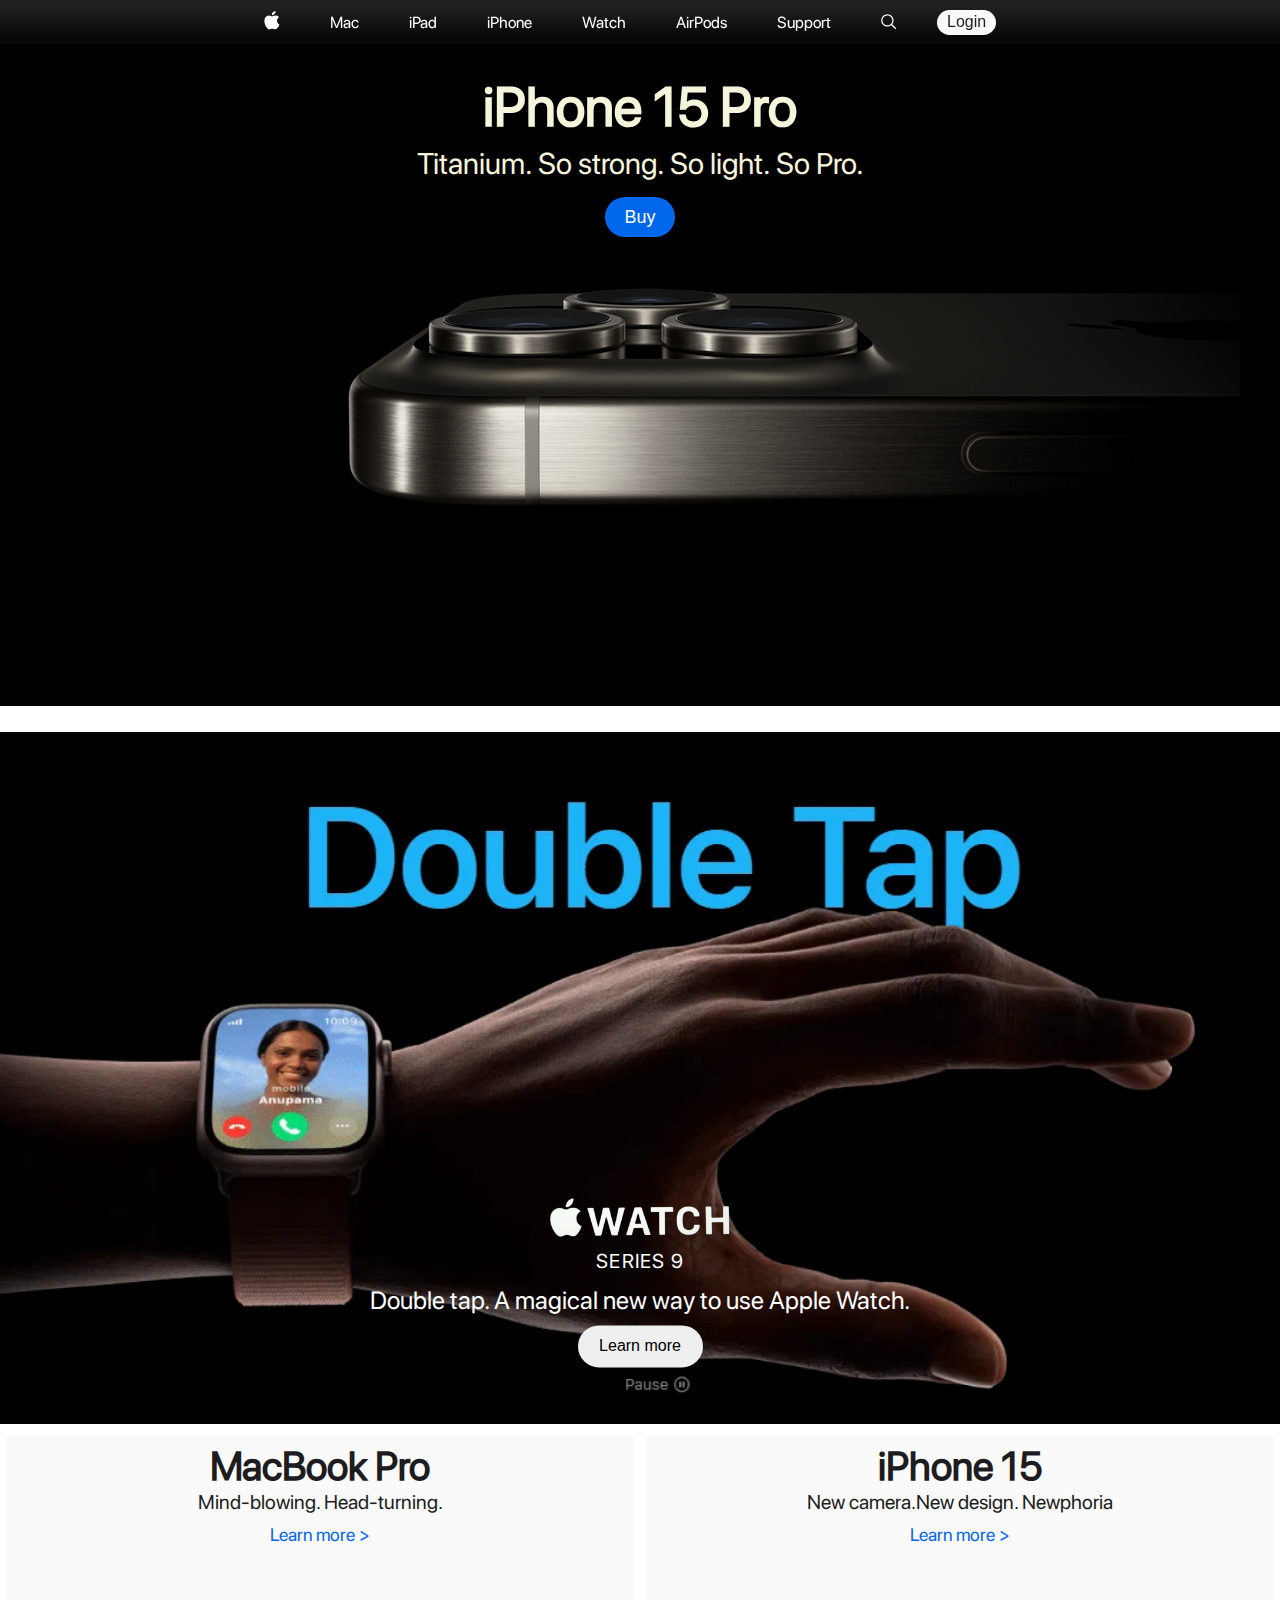
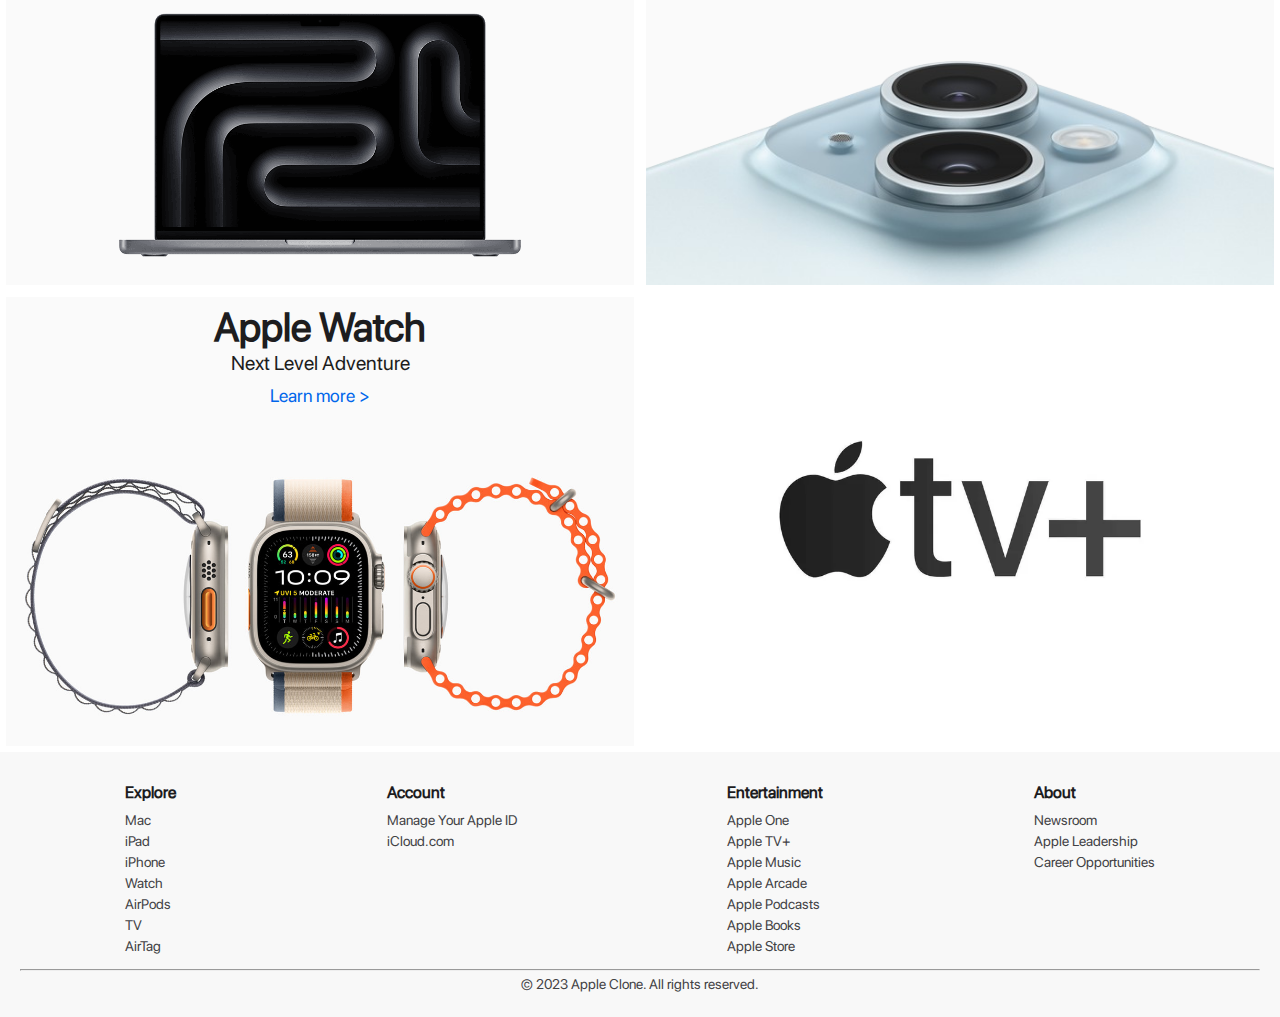
<file: html/index.html>
<!DOCTYPE html>
<html lang="en">
<head>
    <meta charset="UTF-8">
    <meta name="viewport"
    content="width=device-width, initial-scale=1.0">
    <title>Apple Clone</title>
    <link rel="icon" href="../images/icons/apple-logo-transparent.png" type="image/x-icon">
    <link rel="stylesheet" href="../css/styles.css">
    <script src="../js/script.js" defer></script>
    <script src="../js/scroll.js" defer></script>
</head>
<body>
    
    <header>
        <div class="container nav-container">
            <nav class="nav">
                <ul class="nav-list">
                    <li class="nav-item"><a href="index.html" class="nav-link nav-link-apple"></a></li>
                    <li class="nav-item">
                        <a href="mac.html" class="nav-link">Mac</a>
                        <div class="dropdown">
                            <p>Explore Mac</p>
                            <a href="mac.html" class="dropdown-link">Explore All Mac</a>
                            <a href="#" class="dropdown-link">Macbook Air</a>
                            <a href="#" class="dropdown-link">Macbook Pro</a>
                            <a href="#" class="dropdown-link">iMac</a>
                            <a href="#" class="dropdown-link">Mac mini</a>
                            <a href="#" class="dropdown-link">Mac Studio</a>
                            <a href="#" class="dropdown-link">Displays</a>
                        </div>
                    </li>
                    <li class="nav-item">
                        <a href="ipad.html" class="nav-link">iPad</a>
                        <div class="dropdown">
                            <p>Explore iPad</p>
                            <a href="ipad.html" class="dropdown-link">Explore All iPad</a>
                            <a href="#" class="dropdown-link">iPad Pro</a>
                            <a href="#" class="dropdown-link">iPad Air</a>
                            <a href="#" class="dropdown-link">iPad</a>
                            <a href="#" class="dropdown-link">iPad mini</a>
                            <a href="#" class="dropdown-link">Apple Pencil</a>
                            <a href="#" class="dropdown-link">Keyboards</a>
                        </div>
                    </li>
                    <li class="nav-item">
                        <a href="iphone.html" class="nav-link">iPhone</a>
                        <div class="dropdown">
                            <p>Explore iPhone</p>
                            <a href="#" class="dropdown-link inner-dropdown-link">iPhone 15</a>
                            <ul class="inner-dropdown">
                                <li><a href="iphone15pro.html">iPhone 15 Pro Max</a></li>
                                <li><a href="iphone15pro.html">iPhone 15 Pro</a></li>
                                <li><a href="#">iPhone 15 Plus</a></li>
                                <li><a href="#">iPhone 15</a></li>
                            </ul>
                            <a href="#" class="dropdown-link inner-dropdown-link">iPhone 14</a>
                            <ul class="inner-dropdown">
                                <li><a href="#">iPhone 14 Pro Max</a></li>
                                <li><a href="#">iPhone 14 Pro</a></li>
                                <li><a href="#">iPhone 14 Plus</a></li>
                                <li><a href="#">iPhone 14</a></li>
                            </ul>
                            <a href="#" class="dropdown-link inner-dropdown-link">iPhone 13</a>
                            <ul class="inner-dropdown">
                                <li><a href="#">iPhone 13 Pro Max</a></li>
                                <li><a href="#">iPhone 13 Pro</a></li>
                                <li><a href="#">iPhone 13 mini</a></li>
                                <li><a href="#">iPhone 13</a></li>
                            </ul>
                            <a href="#" class="dropdown-link inner-dropdown-link">iPhone 12</a>
                            <ul class="inner-dropdown">
                                <li><a href="#">iPhone 12 Pro Max</a></li>
                                <li><a href="#">iPhone 12 Pro</a></li>
                                <li><a href="#">iPhone 12 mini</a></li>
                                <li><a href="#">iPhone 12</a></li>
                            </ul>
                        </div>
                    </li>
                    <li class="nav-item">
                        <a href="watch.html" class="nav-link">Watch</a>
                        <div class="dropdown">
                            <p>Explore Watch</p>
                            <a href="watch.html" class="dropdown-link">Explore All Apple Watch</a>
                            <a href="#" class="dropdown-link">Apple Watch Series 9</a>
                            <a href="#" class="dropdown-link">Apple Watch SE</a>
                            <a href="#" class="dropdown-link">Apple Watch Nike</a>
                        </div>
                    </li>
                    <li class="nav-item">
                        <a href="airpods.html" class="nav-link">AirPods</a>
                        <div class="dropdown">
                            <p>Explore AirPods</p>
                            <a href="airpods.html" class="dropdown-link">Explore All AirPods</a>
                            <a href="#" class="dropdown-link">AirPods Pro 2nd generation</a>
                            <a href="#" class="dropdown-link">AirPods 2nd generation</a>
                            <a href="#" class="dropdown-link">AirPods 3rd generation</a>
                            <a href="#" class="dropdown-link">AirPods Max</a>
                        </div>
                    </li>

                    <li class="nav-item"><a href="#footerID" class="nav-link">Support</a></li>
                    <li class="nav-item"><a href="#" class="nav-link nav-link-search"></a></li>
                    <li class="nav-item">
                        <button class="nav-link nav-link-button" id="loginButton">Login</button>
                    </li>
                </ul>
            </nav>
        </div>
    </header>

    <div id="progressbar"></div>
    <div id="scrollPath"></div>
    <div class="overlay" id="overlay"></div>

    <section class="hero index-section">
        <div class="container">
            <div class="title">
                <h2 class="title-heading">iPhone 15 Pro</h2>
                <h4 class="title-sub-heading">Titanium. So strong. So light. So Pro.</h4>
                <button class="index-button buy-button" id="indexButton">Buy</button>
                <div class="title-image"></div>
            </div>
        </div>
    </section>

    <section class="hero index-watch">
            <div class="watch-overlay">
                <img style="width: 20rem;" src="../images/Watch_Logo.png">
                <h5>SERIES 9</h5>
                <br>
                <p>Double tap. A magical new way to use Apple Watch.</p>
                <button class="watch-button" onclick="window.location.href='watch.html'">Learn more</button>
            </div>
    </section>

    <section class="upper-section">
        <div class="left-container macbookpro">
            <div class="title">
                <h2 class="title-heading">MacBook Pro</h2>
                <h4 class="title-sub-heading">Mind-blowing. Head-turning.</h4>
                <a href="#" class="cta-link">Learn more &gt;</a>
                <div class="title-image"></div>
            </div>
        </div>

        <div class="right-container iphone15">
            <div class="title">
                <h2 class="title-heading">iPhone 15</h2>
                <h4 class="title-sub-heading">New camera.New design. Newphoria</h4>
                <a href="#" class="cta-link">Learn more &gt;</a>
                <div class="title-image"></div>
            </div>
        </div>
    </section>

    <section class="upper-section">
        <div class="left-container ultra2">
            <div class="title">
                <h2 class="title-heading">Apple Watch</h2>
                <h4 class="title-sub-heading">Next Level Adventure</h4>
                <a href="#" class="cta-link">Learn more &gt;</a>
                <div class="title-image"></div>
            </div>
        </div>

        <div class="right-container-tvplus">
            <div class="tvplus-overlay">
            </div>
        </div>
    </section>

    <footer id="footerID">
        <div class="footer-columns">
            <div class="footer-column">
                <h3>Explore</h3>
                <div class="footer-links">
                    <a href="mac.html">Mac</a>
                    <a href="ipad.html">iPad</a>
                    <a href="iphone.html">iPhone</a>
                    <a href="watch.html">Watch</a>
                    <a href="airpods.html">AirPods</a>
                    <a href="#">TV</a>
                    <a href="#">AirTag</a>
                </div>
            </div>
            <div class="footer-column">
                <h3>Account</h3>
                <div class="footer-links">
                    <a href="#">Manage Your Apple ID</a>
                    <a href="#">iCloud.com</a>
                </div>
            </div>
            <div class="footer-column">
                <h3>Entertainment</h3>
                <div class="footer-links">
                    <a href="#">Apple One</a>
                    <a href="#">Apple TV+</a>
                    <a href="#">Apple Music</a>
                    <a href="#">Apple Arcade</a>
                    <a href="#">Apple Podcasts</a>
                    <a href="#">Apple Books</a>
                    <a href="#">Apple Store</a>
                </div>
            </div>
            <div class="footer-column">
                <h3>About</h3>
                <div class="footer-links">
                    <a href="#">Newsroom</a>
                    <a href="#">Apple Leadership</a>
                    <a href="#">Career Opportunities</a>
                </div>
            </div>
        </div>
        <hr/>
        <p>&copy; 2023 Apple Clone. All rights reserved.</p>
    </footer>

    
    <div class="login-box" id="loginBox">
        <span class="close-button" onclick="closeLoginBox()">X</span>
        <div class="login-form">
            <img class="login-logo" style="width: 45px;" src="../images/icons/apple-logo-transparent.png">
            <h2>Login</h2>
            <label for="username">Username:</label>
            <input type="text" id="username" name="username" required><br>
            <label for="password">Password:</label>
            <input type="password" id="password" name="password" required><br>
            <button onclick="submitLogin()">Login</button>
            <p class="signup-cta">Don't have an account? <a href="signup.html">Sign Up now</a></p>
        </div>
    </div>

</body>
</html>
</file>
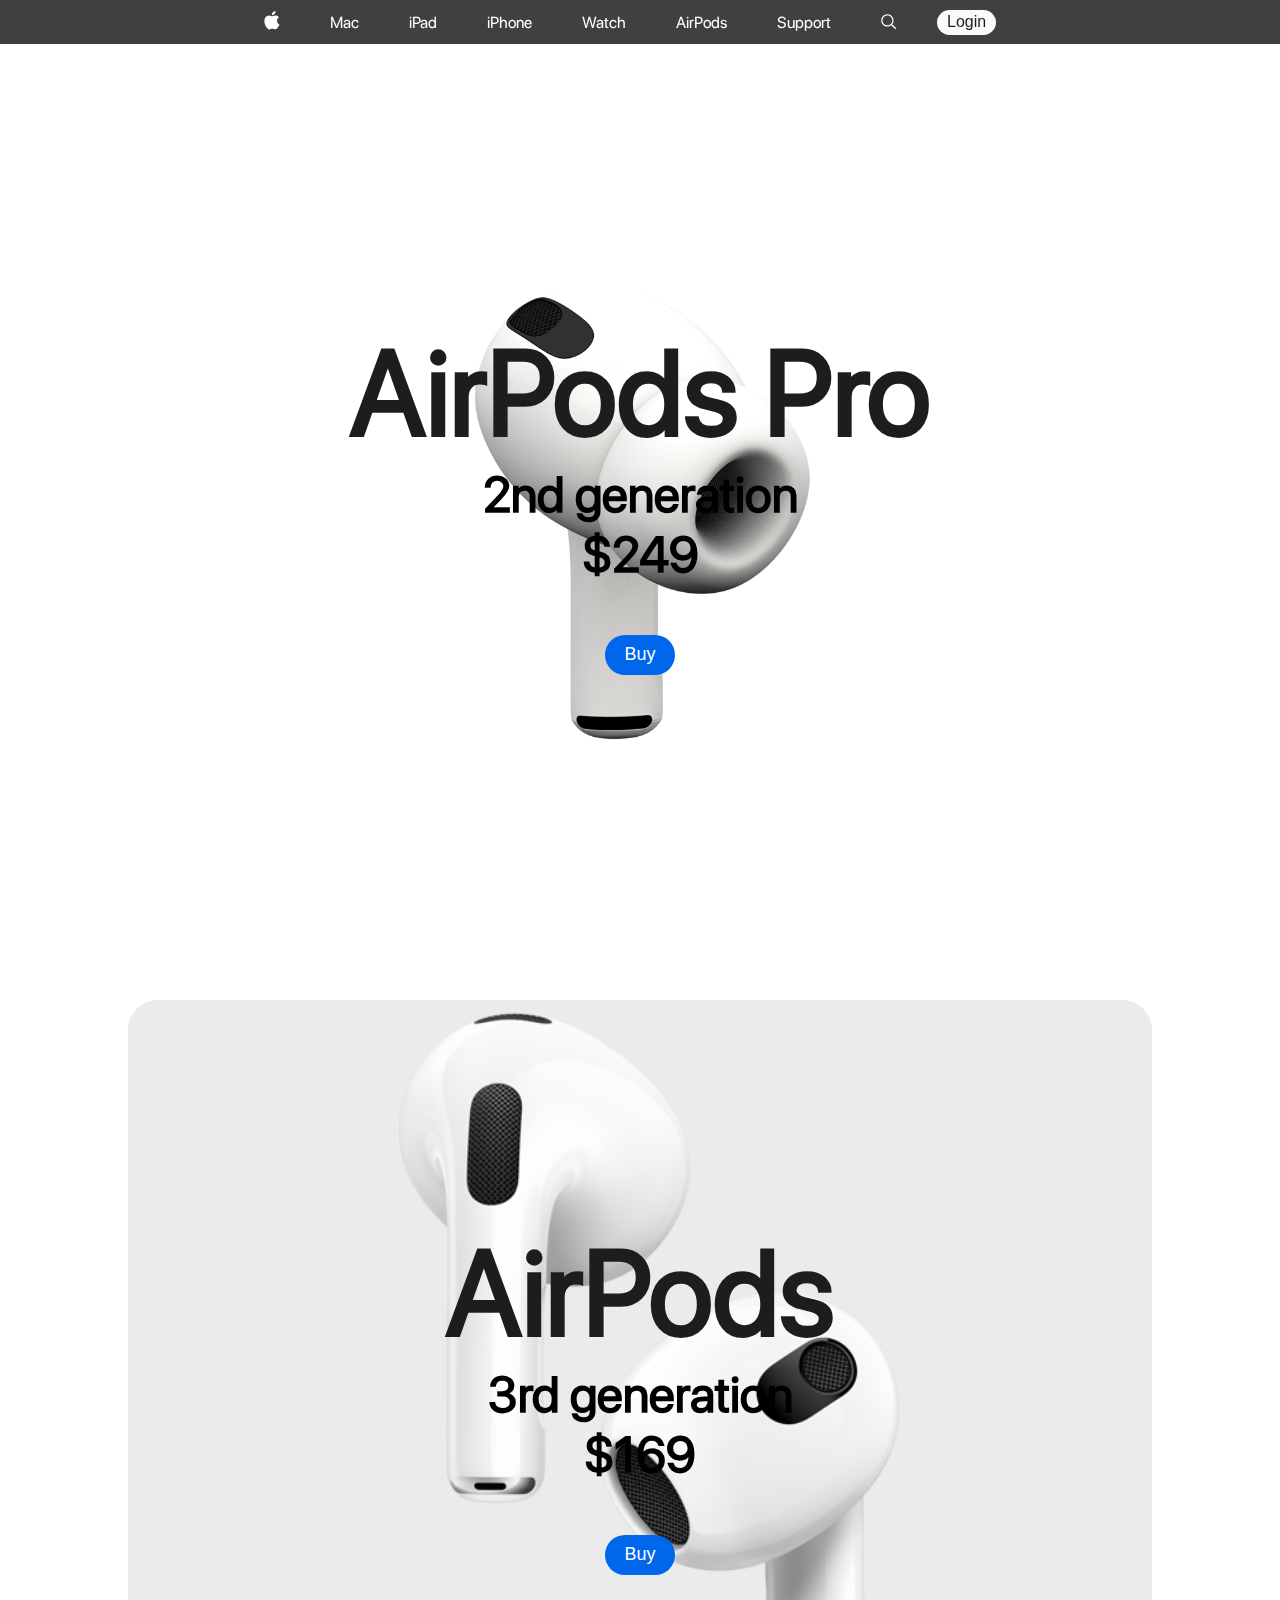
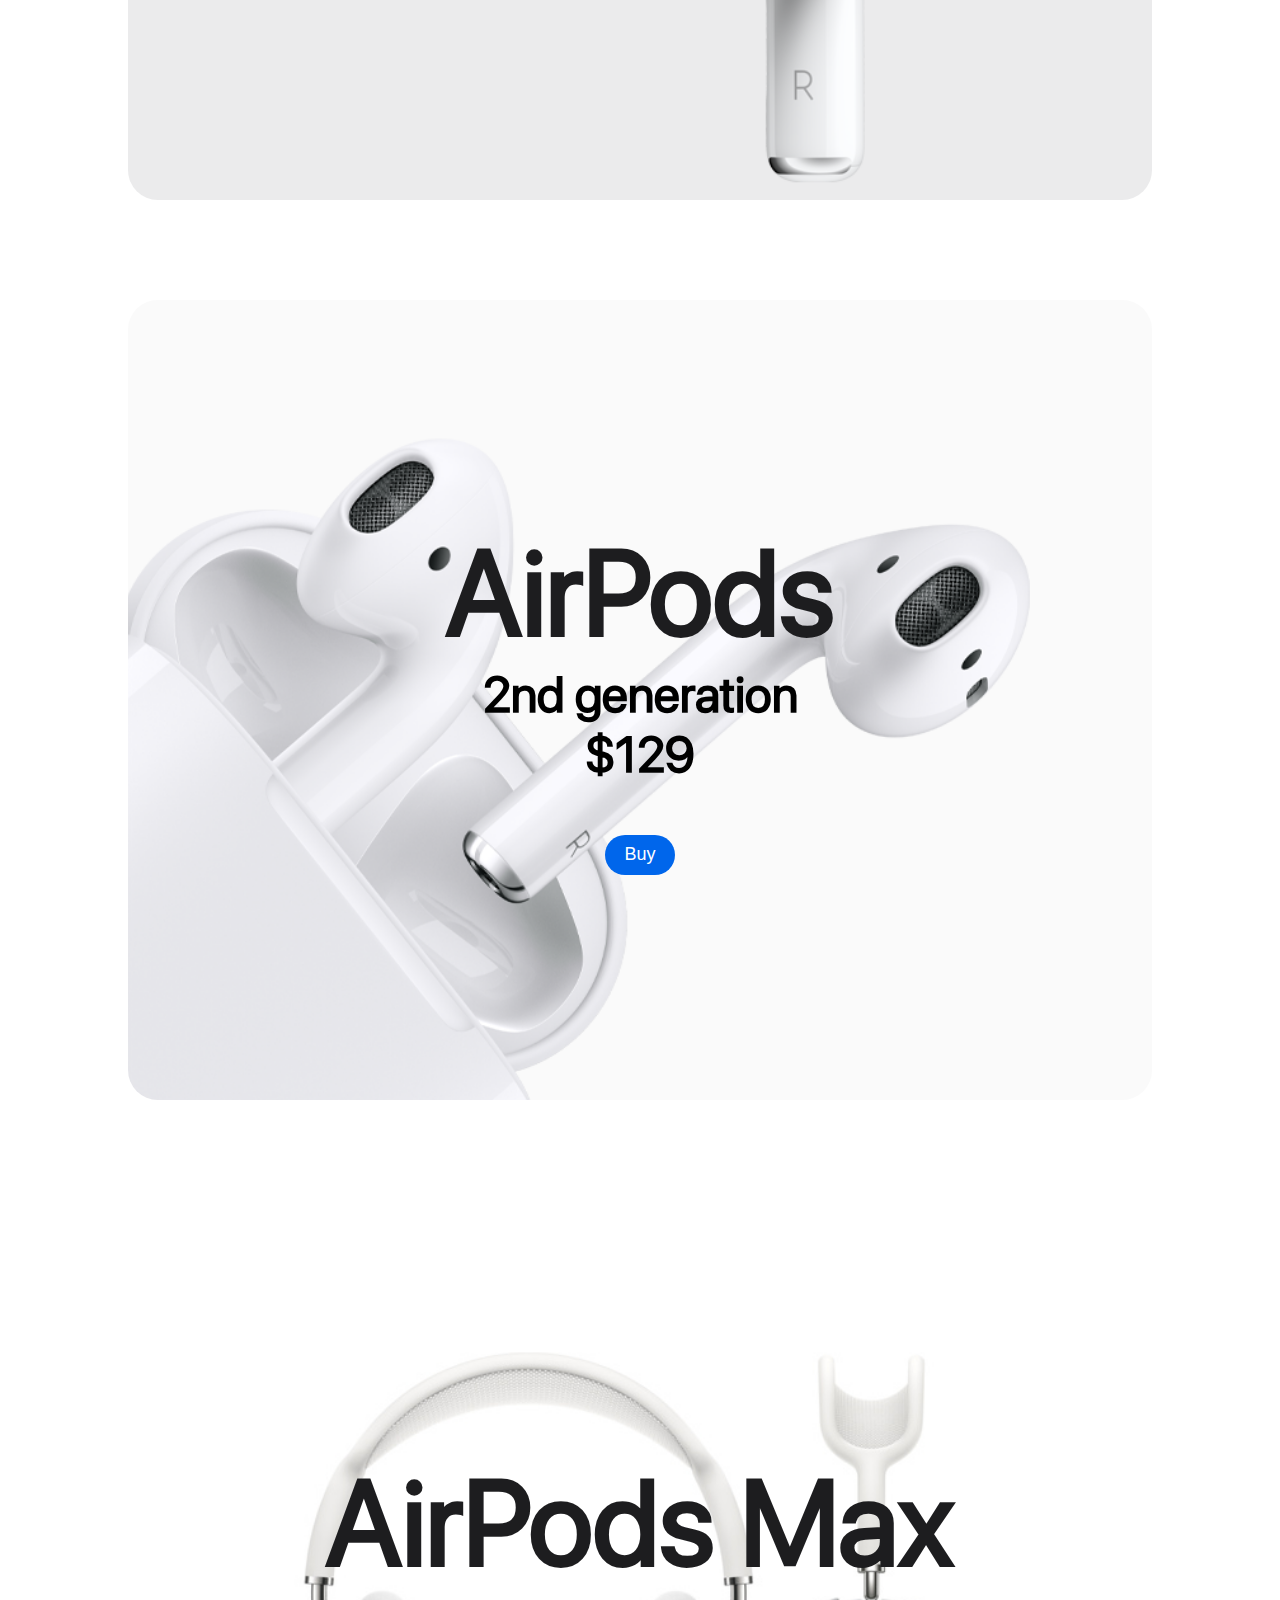
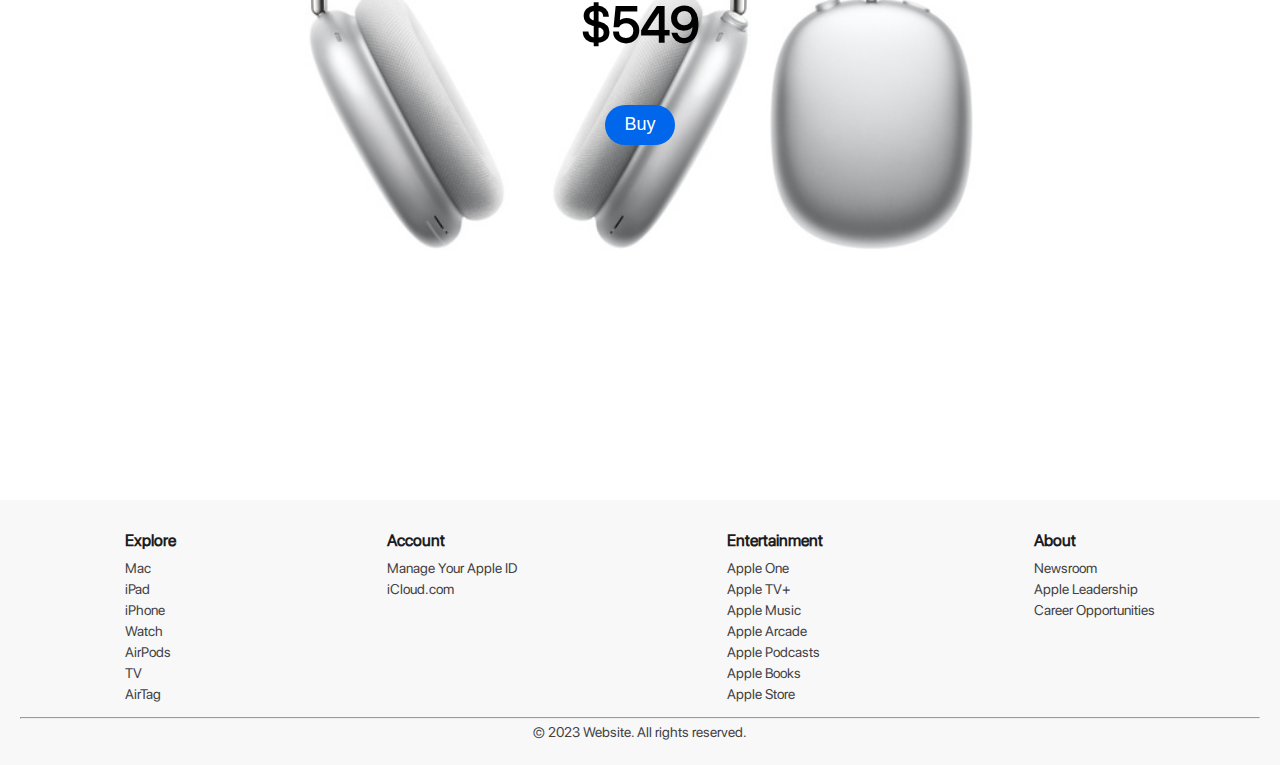
<file: html/airpods.html>
<!DOCTYPE html>
<html lang="en">
<head>
    <meta charset="UTF-8">
    <meta name="viewport"
    content="width=device-width, initial-scale=1.0">
    <title>Apple Clone</title>
    <link rel="icon" href="../images/icons/apple-logo-transparent.png" type="image/x-icon">
    <link rel="stylesheet" href="../css/styles.css">
    <script src="../js/script.js" defer></script>
</head>
<body>
    
    <header>
        <div class="container nav-container">
            <nav class="nav">
                <ul class="nav-list">
                    <li class="nav-item"><a href="index.html" class="nav-link nav-link-apple"></a></li>
                    <li class="nav-item">
                        <a href="mac.html" class="nav-link">Mac</a>
                        <div class="dropdown">
                            <p>Explore Mac</p>
                            <a href="mac.html" class="dropdown-link">Explore All Mac</a>
                            <a href="#" class="dropdown-link">Macbook Air</a>
                            <a href="#" class="dropdown-link">Macbook Pro</a>
                            <a href="#" class="dropdown-link">iMac</a>
                            <a href="#" class="dropdown-link">Mac mini</a>
                            <a href="#" class="dropdown-link">Mac Studio</a>
                            <a href="#" class="dropdown-link">Displays</a>
                        </div>
                    </li>
                    <li class="nav-item">
                        <a href="ipad.html" class="nav-link">iPad</a>
                        <div class="dropdown">
                            <p>Explore iPad</p>
                            <a href="ipad.html" class="dropdown-link">Explore All iPad</a>
                            <a href="#" class="dropdown-link">iPad Pro</a>
                            <a href="#" class="dropdown-link">iPad Air</a>
                            <a href="#" class="dropdown-link">iPad</a>
                            <a href="#" class="dropdown-link">iPad mini</a>
                            <a href="#" class="dropdown-link">Apple Pencil</a>
                            <a href="#" class="dropdown-link">Keyboards</a>
                        </div>
                    </li>
                    <li class="nav-item">
                        <a href="iphone.html" class="nav-link">iPhone</a>
                        <div class="dropdown">
                            <p>Explore iPhone</p>
                            <a href="#" class="dropdown-link inner-dropdown-link">iPhone 15</a>
                            <ul class="inner-dropdown">
                                <li><a href="iphone15pro.html">iPhone 15 Pro Max</a></li>
                                <li><a href="iphone15pro.html">iPhone 15 Pro</a></li>
                                <li><a href="#">iPhone 15 Plus</a></li>
                                <li><a href="#">iPhone 15</a></li>
                            </ul>
                            <a href="#" class="dropdown-link inner-dropdown-link">iPhone 14</a>
                            <ul class="inner-dropdown">
                                <li><a href="#">iPhone 14 Pro Max</a></li>
                                <li><a href="#">iPhone 14 Pro</a></li>
                                <li><a href="#">iPhone 14 Plus</a></li>
                                <li><a href="#">iPhone 14</a></li>
                            </ul>
                            <a href="#" class="dropdown-link inner-dropdown-link">iPhone 13</a>
                            <ul class="inner-dropdown">
                                <li><a href="#">iPhone 13 Pro Max</a></li>
                                <li><a href="#">iPhone 13 Pro</a></li>
                                <li><a href="#">iPhone 13 mini</a></li>
                                <li><a href="#">iPhone 13</a></li>
                            </ul>
                            <a href="#" class="dropdown-link inner-dropdown-link">iPhone 12</a>
                            <ul class="inner-dropdown">
                                <li><a href="#">iPhone 12 Pro Max</a></li>
                                <li><a href="#">iPhone 12 Pro</a></li>
                                <li><a href="#">iPhone 12 mini</a></li>
                                <li><a href="#">iPhone 12</a></li>
                            </ul>
                        </div>
                    </li>
                    <li class="nav-item">
                        <a href="watch.html" class="nav-link">Watch</a>
                        <div class="dropdown">
                            <p>Explore Watch</p>
                            <a href="watch.html" class="dropdown-link">Explore All Apple Watch</a>
                            <a href="#" class="dropdown-link">Apple Watch Series 9</a>
                            <a href="#" class="dropdown-link">Apple Watch SE</a>
                            <a href="#" class="dropdown-link">Apple Watch Nike</a>
                        </div>
                    </li>
                    <li class="nav-item">
                        <a href="airpods.html" class="nav-link">AirPods</a>
                        <div class="dropdown">
                            <p>Explore AirPods</p>
                            <a href="airpods.html" class="dropdown-link">Explore All AirPods</a>
                            <a href="#" class="dropdown-link">AirPods Pro 2nd generation</a>
                            <a href="#" class="dropdown-link">AirPods 2nd generation</a>
                            <a href="#" class="dropdown-link">AirPods 3rd generation</a>
                            <a href="#" class="dropdown-link">AirPods Max</a>
                        </div>
                    </li>

                    <li class="nav-item"><a href="#footerID" class="nav-link">Support</a></li>
                    <li class="nav-item"><a href="#" class="nav-link nav-link-search"></a></li>
                    <li class="nav-item">
                        <button class="nav-link nav-link-button" id="loginButton">Login</button>
                    </li>
                </ul>
            </nav>
        </div>
    </header>

    <div class="overlay" id="overlay"></div>

    <section class="airpods-section">
        <div class="airpods-div">
            <div class="airpods-text">
                <h2>AirPods Pro</h2>
                <p>2nd generation</p> 
                <p>$249</p> 
                <button class="buy-button">Buy</button>
            </div>
        </div>
    </section>

    <section class="airpods-section">
        <div class="airpods-div-2">
            <div class="airpods-text">
                <h2>AirPods</h2>
                <p>3rd generation</p> 
                <p>$169</p> 
                <button class="buy-button">Buy</button>
            </div>
        </div>
    </section>

    <section class="airpods-section">
        <div class="airpods-div-3">
            <div class="airpods-text">
                <h2>AirPods</h2>
                <p>2nd generation</p> 
                <p>$129</p> 
                <button class="buy-button">Buy</button>
            </div>
        </div>
    </section>

    <section class="airpods-section">
        <div class="airpods-div-4">
            <div class="airpods-text">
                <h2>AirPods Max</h2>
                <p>$549</p> 
                <button class="buy-button">Buy</button>
            </div>
        </div>
    </section>

    <footer>
        <div class="footer-columns">
            <div class="footer-column">
                <h3>Explore</h3>
                <div class="footer-links">
                    <a href="#">Mac</a>
                    <a href="#">iPad</a>
                    <a href="#">iPhone</a>
                    <a href="#">Watch</a>
                    <a href="#">AirPods</a>
                    <a href="#">TV</a>
                    <a href="#">AirTag</a>
                </div>
            </div>
            <div class="footer-column">
                <h3>Account</h3>
                <div class="footer-links">
                    <a href="#">Manage Your Apple ID</a>
                    <a href="#">iCloud.com</a>
                </div>
            </div>
            <div class="footer-column">
                <h3>Entertainment</h3>
                <div class="footer-links">
                    <a href="#">Apple One</a>
                    <a href="#">Apple TV+</a>
                    <a href="#">Apple Music</a>
                    <a href="#">Apple Arcade</a>
                    <a href="#">Apple Podcasts</a>
                    <a href="#">Apple Books</a>
                    <a href="#">Apple Store</a>
                </div>
            </div>
            <div class="footer-column">
                <h3>About</h3>
                <div class="footer-links">
                    <a href="#">Newsroom</a>
                    <a href="#">Apple Leadership</a>
                    <a href="#">Career Opportunities</a>
                </div>
            </div>
        </div>
        <hr/>
        <p>&copy; 2023 Website. All rights reserved.</p>
    </footer>

    
    <div class="login-box" id="loginBox">
        <span class="close-button" onclick="closeLoginBox()">X</span>
        <div class="login-form">
            <img class="login-logo" style="width: 45px;" src="../images/icons/apple-logo-transparent.png">
            <h2>Login</h2>
            <label for="username">Username:</label>
            <input type="text" id="username" name="username" required><br>
            <label for="password">Password:</label>
            <input type="password" id="password" name="password" required><br>
            <button onclick="submitLogin()">Login</button>
            <p class="signup-cta">Don't have an account? <a href="signup.html">Sign Up now</a></p>
        </div>
    </div>

</body>
</html>
</file>
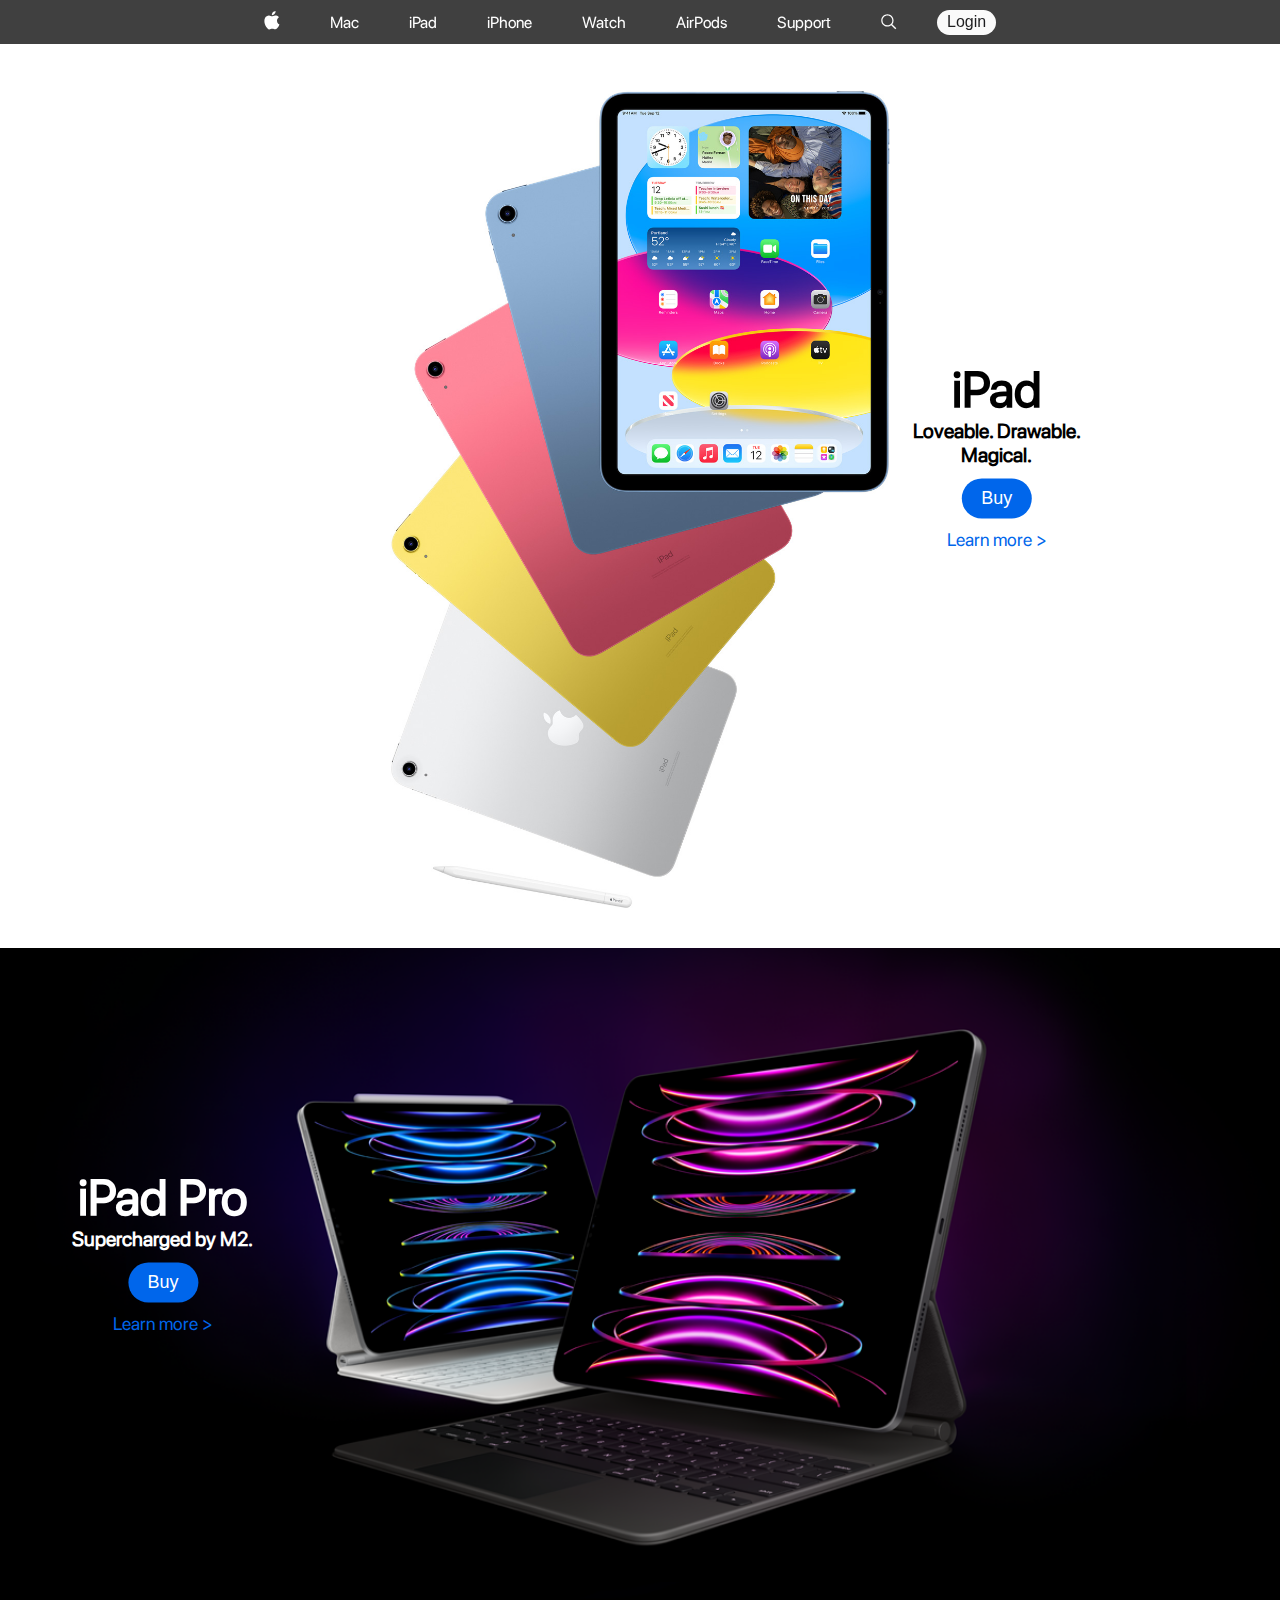
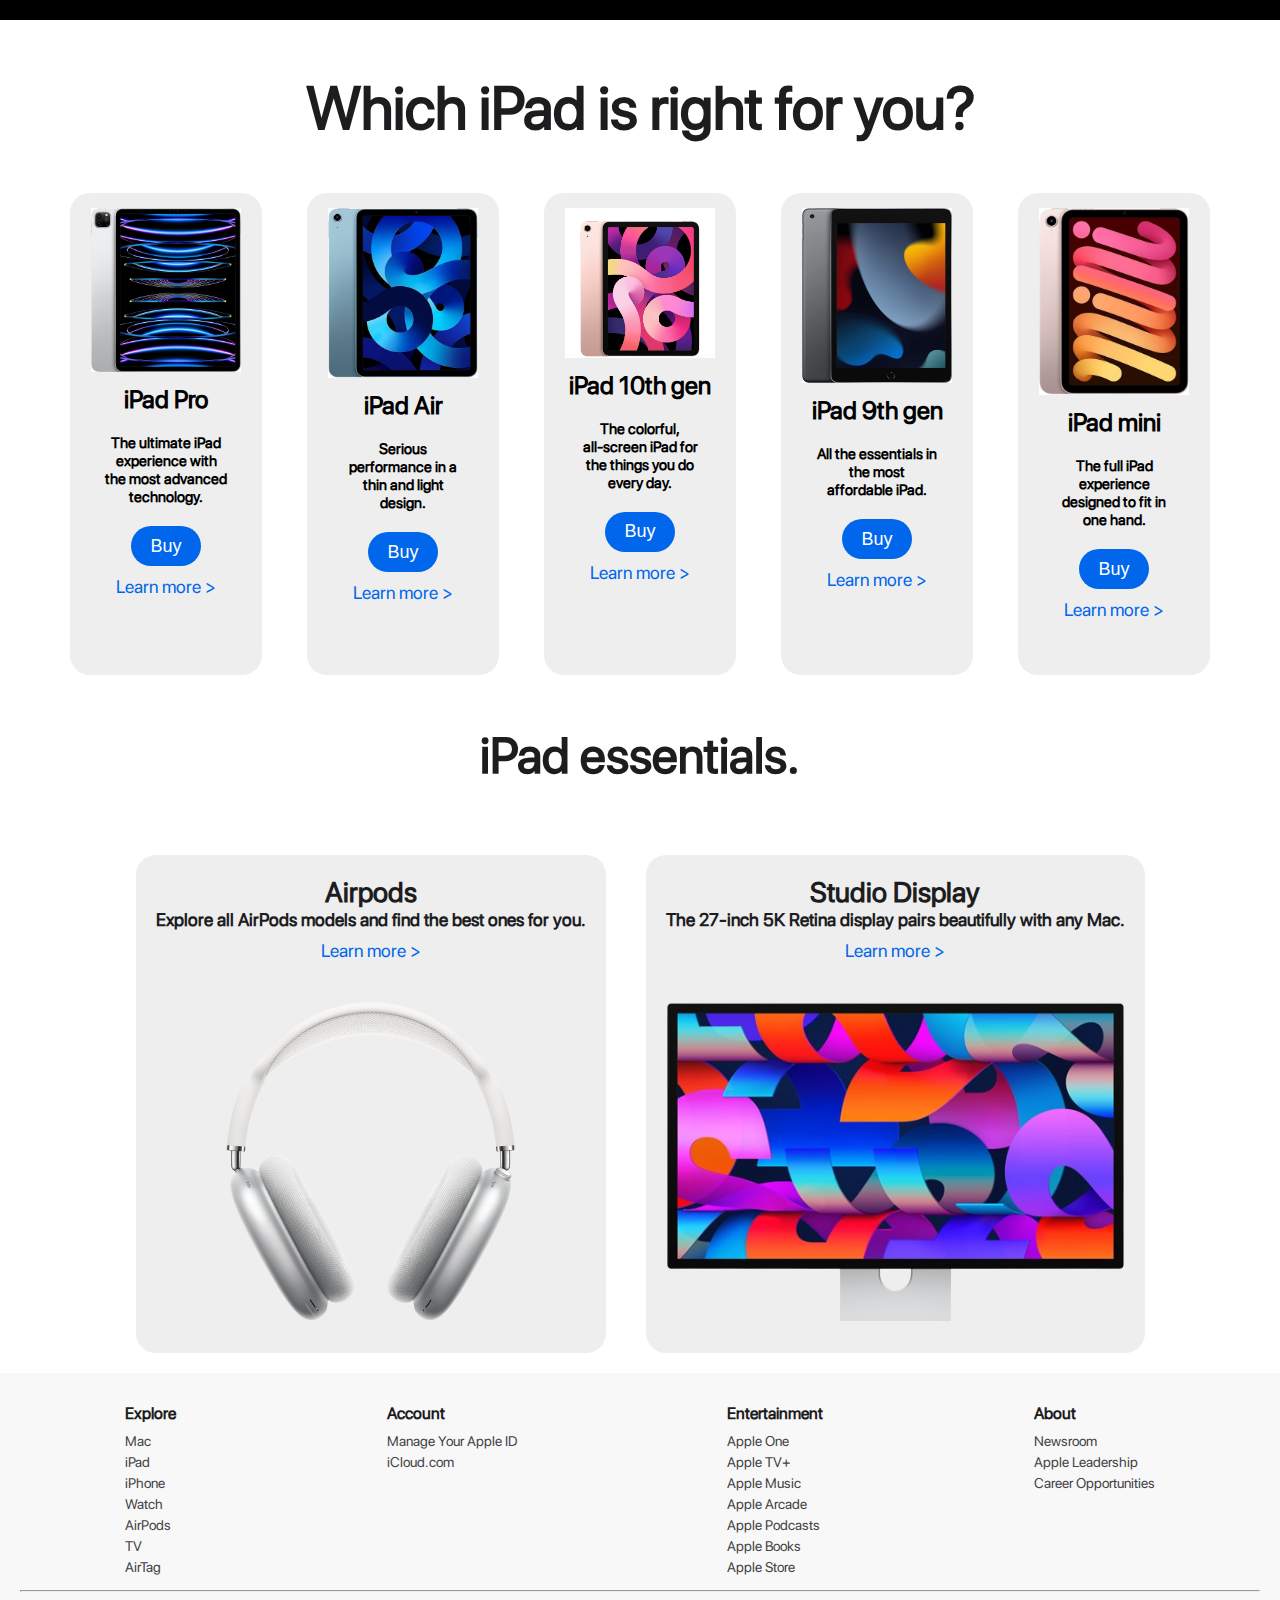
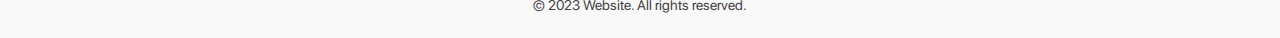
<file: html/ipad.html>
<!DOCTYPE html>
<html lang="en">
<head>
    <meta charset="UTF-8">
    <meta name="viewport"
    content="width=device-width, initial-scale=1.0">
    <title>Apple Clone</title>
    <link rel="icon" href="../images/icons/apple-logo-transparent.png" type="image/x-icon">
    <link rel="stylesheet" href="../css/styles.css">
    <script src="../js/script.js" defer></script>
</head>
<body>
    
    <header>
        <div class="container nav-container">
            <nav class="nav">
                <ul class="nav-list">
                    <li class="nav-item"><a href="index.html" class="nav-link nav-link-apple"></a></li>
                    <li class="nav-item">
                        <a href="mac.html" class="nav-link">Mac</a>
                        <div class="dropdown">
                            <p>Explore Mac</p>
                            <a href="mac.html" class="dropdown-link">Explore All Mac</a>
                            <a href="#" class="dropdown-link">Macbook Air</a>
                            <a href="#" class="dropdown-link">Macbook Pro</a>
                            <a href="#" class="dropdown-link">iMac</a>
                            <a href="#" class="dropdown-link">Mac mini</a>
                            <a href="#" class="dropdown-link">Mac Studio</a>
                            <a href="#" class="dropdown-link">Displays</a>
                        </div>
                    </li>
                    <li class="nav-item">
                        <a href="ipad.html" class="nav-link">iPad</a>
                        <div class="dropdown">
                            <p>Explore iPad</p>
                            <a href="ipad.html" class="dropdown-link">Explore All iPad</a>
                            <a href="#" class="dropdown-link">iPad Pro</a>
                            <a href="#" class="dropdown-link">iPad Air</a>
                            <a href="#" class="dropdown-link">iPad</a>
                            <a href="#" class="dropdown-link">iPad mini</a>
                            <a href="#" class="dropdown-link">Apple Pencil</a>
                            <a href="#" class="dropdown-link">Keyboards</a>
                        </div>
                    </li>
                    <li class="nav-item">
                        <a href="iphone.html" class="nav-link">iPhone</a>
                        <div class="dropdown">
                            <p>Explore iPhone</p>
                            <a href="#" class="dropdown-link inner-dropdown-link">iPhone 15</a>
                            <ul class="inner-dropdown">
                                <li><a href="iphone15pro.html">iPhone 15 Pro Max</a></li>
                                <li><a href="iphone15pro.html">iPhone 15 Pro</a></li>
                                <li><a href="#">iPhone 15 Plus</a></li>
                                <li><a href="#">iPhone 15</a></li>
                            </ul>
                            <a href="#" class="dropdown-link inner-dropdown-link">iPhone 14</a>
                            <ul class="inner-dropdown">
                                <li><a href="#">iPhone 14 Pro Max</a></li>
                                <li><a href="#">iPhone 14 Pro</a></li>
                                <li><a href="#">iPhone 14 Plus</a></li>
                                <li><a href="#">iPhone 14</a></li>
                            </ul>
                            <a href="#" class="dropdown-link inner-dropdown-link">iPhone 13</a>
                            <ul class="inner-dropdown">
                                <li><a href="#">iPhone 13 Pro Max</a></li>
                                <li><a href="#">iPhone 13 Pro</a></li>
                                <li><a href="#">iPhone 13 mini</a></li>
                                <li><a href="#">iPhone 13</a></li>
                            </ul>
                            <a href="#" class="dropdown-link inner-dropdown-link">iPhone 12</a>
                            <ul class="inner-dropdown">
                                <li><a href="#">iPhone 12 Pro Max</a></li>
                                <li><a href="#">iPhone 12 Pro</a></li>
                                <li><a href="#">iPhone 12 mini</a></li>
                                <li><a href="#">iPhone 12</a></li>
                            </ul>
                        </div>
                    </li>
                    <li class="nav-item">
                        <a href="watch.html" class="nav-link">Watch</a>
                        <div class="dropdown">
                            <p>Explore Watch</p>
                            <a href="watch.html" class="dropdown-link">Explore All Apple Watch</a>
                            <a href="#" class="dropdown-link">Apple Watch Series 9</a>
                            <a href="#" class="dropdown-link">Apple Watch SE</a>
                            <a href="#" class="dropdown-link">Apple Watch Nike</a>
                        </div>
                    </li>
                    <li class="nav-item">
                        <a href="airpods.html" class="nav-link">AirPods</a>
                        <div class="dropdown">
                            <p>Explore AirPods</p>
                            <a href="airpods.html" class="dropdown-link">Explore All AirPods</a>
                            <a href="#" class="dropdown-link">AirPods Pro 2nd generation</a>
                            <a href="#" class="dropdown-link">AirPods 2nd generation</a>
                            <a href="#" class="dropdown-link">AirPods 3rd generation</a>
                            <a href="#" class="dropdown-link">AirPods Max</a>
                        </div>
                    </li>

                    <li class="nav-item"><a href="#footerID" class="nav-link">Support</a></li>
                    <li class="nav-item"><a href="#" class="nav-link nav-link-search"></a></li>
                    <li class="nav-item">
                        <button class="nav-link nav-link-button" id="loginButton">Login</button>
                    </li>
                </ul>
            </nav>
        </div>
    </header>

    <div class="overlay" id="overlay"></div>

    <section class="ipad-page-top">
        <div class="ipad-container">
            <img style="width: 50rem; margin: 40px auto;" src="../images/ipad5.jpg">
            <div class="ipad-text">
                <h2>iPad</h2>
                <p>Loveable. Drawable. <br> Magical.</p><br>
                <button class="ipad-button buy-button">Buy</button><br>
                <a href="#" class="cta-link">Learn more &gt;</a>
            </div>
        </div>
    </section>

    <section class="ipad-page-top">
        <div class="ipad-pro-container">
            <img src="../images/ipadpro2.png" alt="iPad Pro">
            <div class="ipad-pro-text">
                <h2>iPad Pro</h2>
                <p>Supercharged by M2.</p><br>
                <button class="ipad-button buy-button">Buy</button><br>
                <a href="#" class="cta-link">Learn more &gt;</a>
            </div>
        </div>
    </section>

    <h1 style="color: #1d1d1f; text-align: center; font-size: 6rem; margin: 50px;">Which iPad is right for you?</h1>

    <section class="ipads">
        <div class="ipad-columns">
            <div class="ipad-column">
                <img src="../images/ipadprophoto.jpg">
                <h2 class="title-heading">iPad Pro</h2>
                <h4 class="title-sub-heading">The ultimate iPad experience with the most advanced technology.</h4>
                <button class="ipad-button buy-button">Buy</button><br>
                <a href="#" class="cta-link">Learn more &gt;</a>
            </div>
            <div class="ipad-column">
                <img src="../images/ipadair.jpg">
                <h2 class="title-heading">iPad Air</h2>
                <h4 class="title-sub-heading">Serious performance in a thin and light design.</h4>
                <button class="ipad-button buy-button">Buy</button><br>
                <a href="#" class="cta-link">Learn more &gt;</a>
            </div>
            <div class="ipad-column">
                <img src="../images/ipad10.jpeg">
                <h2 class="title-heading">iPad 10th gen</h2>
                <h4 class="title-sub-heading">The colorful, all‑screen iPad for the things you do every day.</h4>
                <button class="ipad-button buy-button">Buy</button><br>
                <a href="#" class="cta-link">Learn more &gt;</a>
            </div>
            <div class="ipad-column">
                <img src="../images/ipad9.jpg">
                <h2 class="title-heading">iPad 9th gen</h2>
                <h4 class="title-sub-heading">All the essentials in the most affordable iPad.</h4>
                <button class="ipad-button buy-button">Buy</button><br>
                <a href="#" class="cta-link">Learn more &gt;</a>
            </div>
            <div class="ipad-column">
                <img src="../images/ipadmini.jpg">
                <h2 class="title-heading">iPad mini</h2>
                <h4 class="title-sub-heading">The full iPad experience designed to fit in one hand.</h4>
                <button class="ipad-button buy-button">Buy</button><br>
                <a href="#" class="cta-link">Learn more &gt;</a>
            </div>
    </section>

    <section class="essentials">
        <h1 style="text-align: center;">iPad essentials.</h1>
        <div class="mac-products">
            <div class="mac-product">
                <h2 class="title-heading">Airpods</h2>
                <h4 class="title-sub-heading">Explore all AirPods models and find the best ones for you.</h4>
                <a href="#" class="cta-link">Learn more &gt;</a>
                <div class="title-image-airpods"></div>
            </div>
            <div class="mac-product">
                <h2 class="title-heading">Studio Display</h2>
                <h4 class="title-sub-heading">The 27-inch 5K Retina display pairs beautifully with any Mac.</h4>
                <a href="#" class="cta-link">Learn more &gt;</a>
                <div class="title-image-display"></div><br>
            </div>
    </section>

    <footer>
        <div class="footer-columns">
            <div class="footer-column">
                <h3>Explore</h3>
                <div class="footer-links">
                    <a href="#">Mac</a>
                    <a href="#">iPad</a>
                    <a href="#">iPhone</a>
                    <a href="#">Watch</a>
                    <a href="#">AirPods</a>
                    <a href="#">TV</a>
                    <a href="#">AirTag</a>
                </div>
            </div>
            <div class="footer-column">
                <h3>Account</h3>
                <div class="footer-links">
                    <a href="#">Manage Your Apple ID</a>
                    <a href="#">iCloud.com</a>
                </div>
            </div>
            <div class="footer-column">
                <h3>Entertainment</h3>
                <div class="footer-links">
                    <a href="#">Apple One</a>
                    <a href="#">Apple TV+</a>
                    <a href="#">Apple Music</a>
                    <a href="#">Apple Arcade</a>
                    <a href="#">Apple Podcasts</a>
                    <a href="#">Apple Books</a>
                    <a href="#">Apple Store</a>
                </div>
            </div>
            <div class="footer-column">
                <h3>About</h3>
                <div class="footer-links">
                    <a href="#">Newsroom</a>
                    <a href="#">Apple Leadership</a>
                    <a href="#">Career Opportunities</a>
                </div>
            </div>
        </div>
        <hr/>
        <p>&copy; 2023 Website. All rights reserved.</p>
    </footer>

        
    <div class="login-box" id="loginBox">
        <span class="close-button" onclick="closeLoginBox()">X</span>
        <div class="login-form">
            <img class="login-logo" style="width: 45px;" src="../images/icons/apple-logo-transparent.png">
            <h2>Login</h2>
            <label for="username">Username:</label>
            <input type="text" id="username" name="username" required><br>
            <label for="password">Password:</label>
            <input type="password" id="password" name="password" required><br>
            <button onclick="submitLogin()">Login</button>
            <p class="signup-cta">Don't have an account? <a href="signup.html">Sign Up now</a></p>
        </div>
    </div>

</body>
</html>
</file>
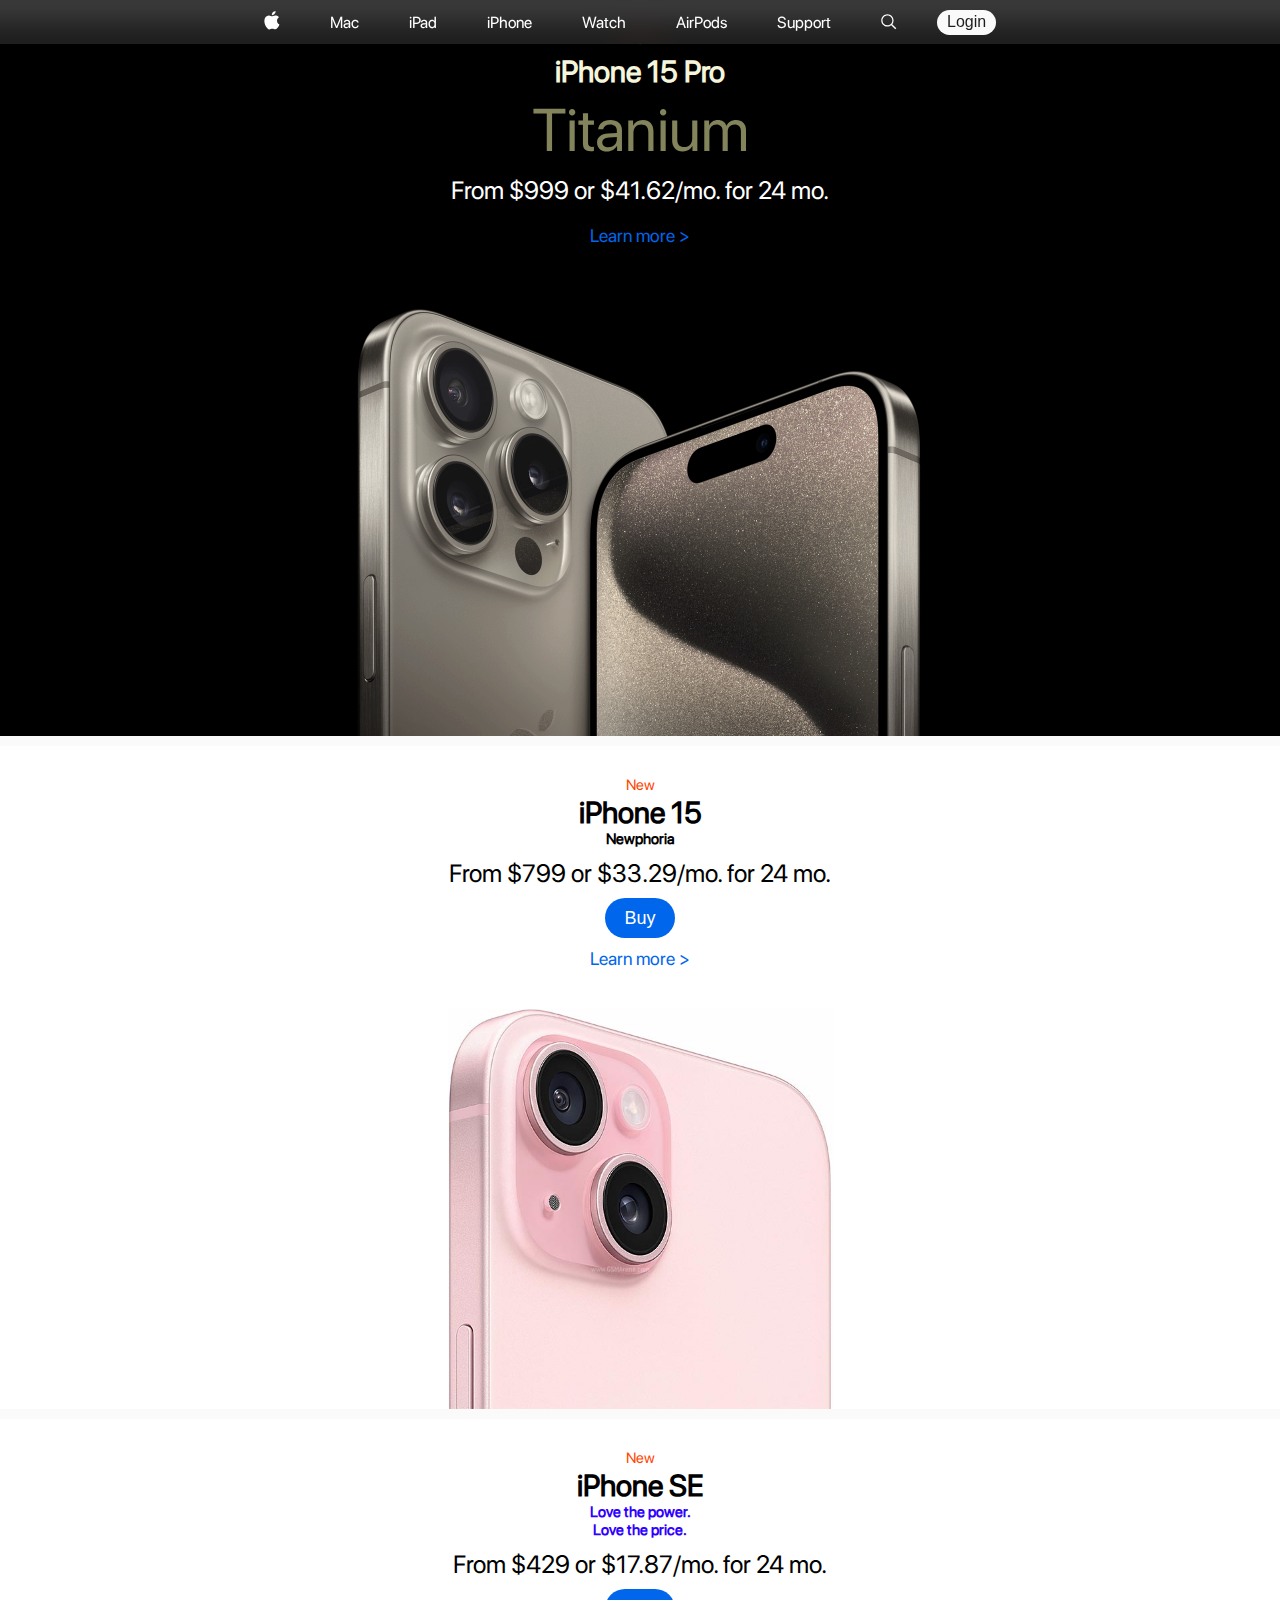
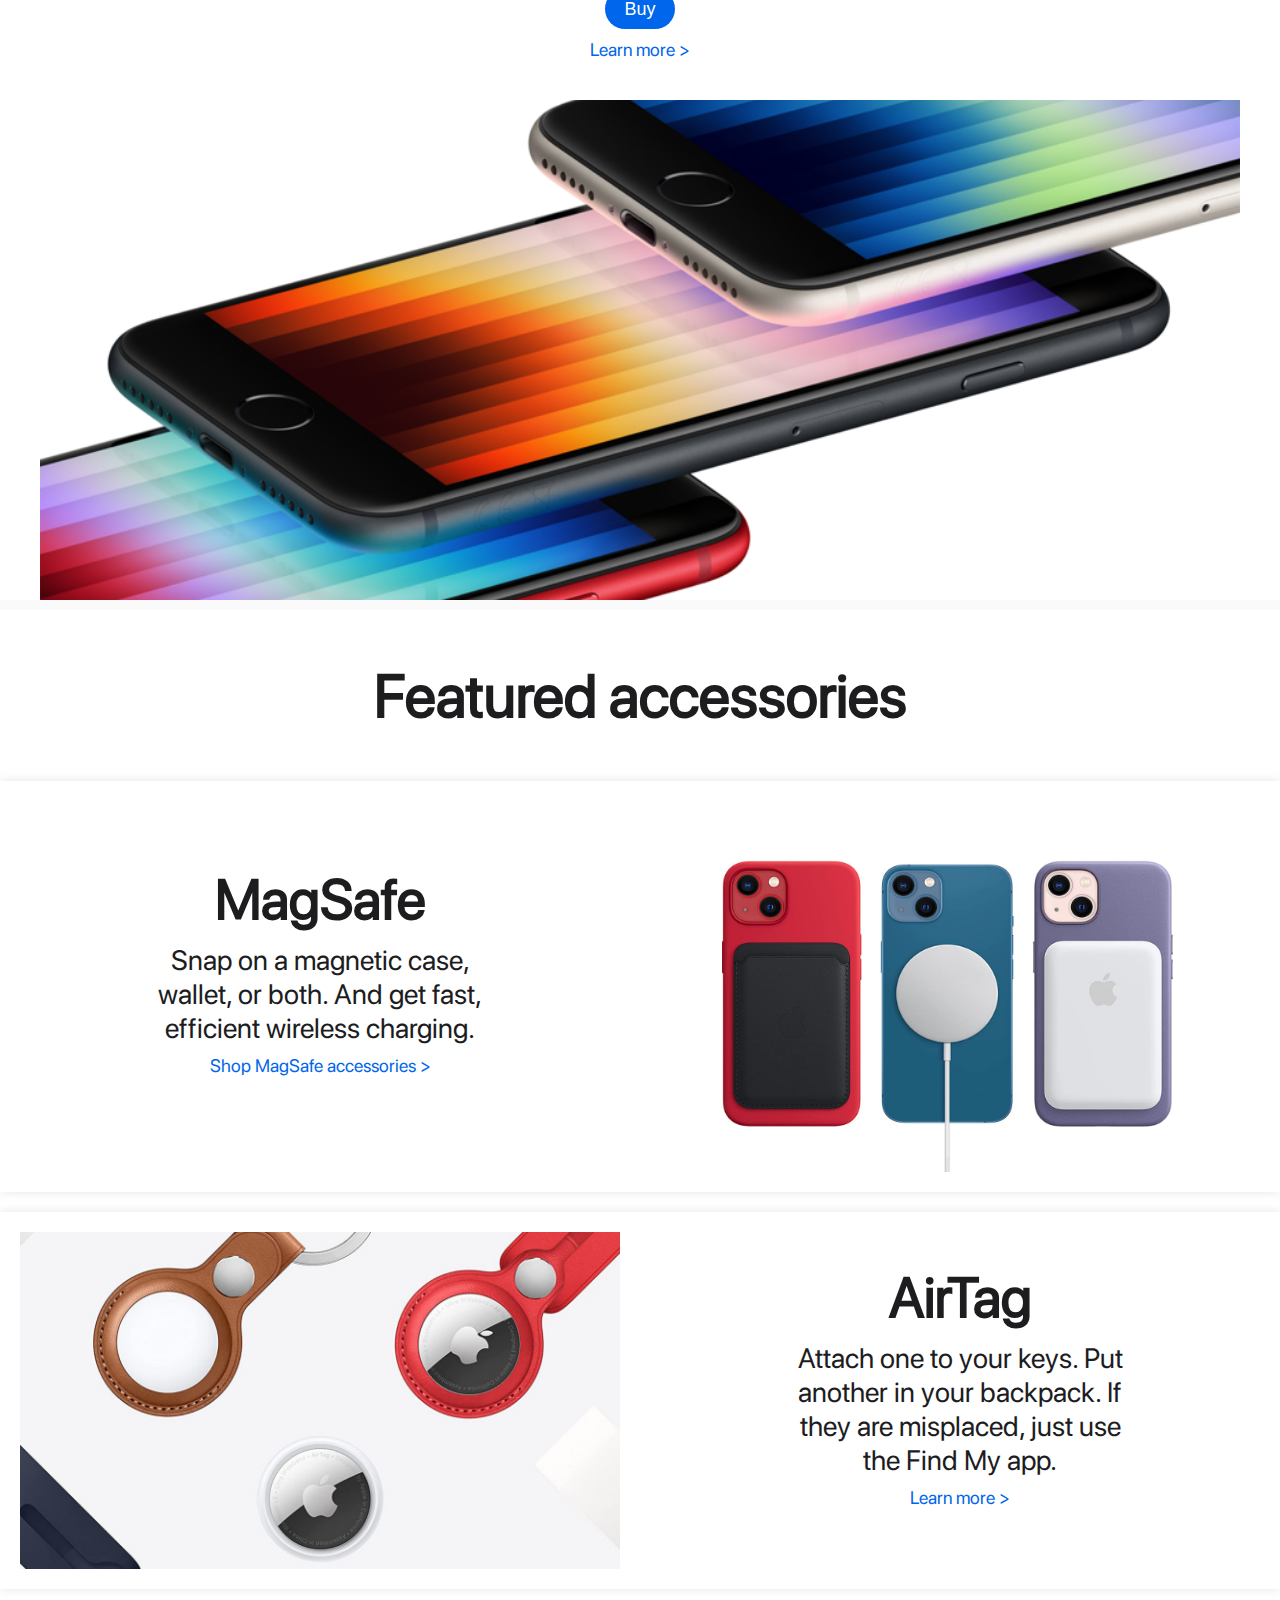
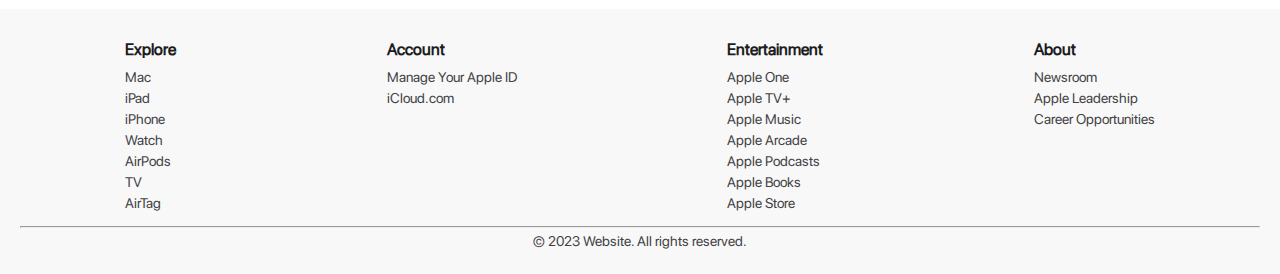
<file: html/iphone.html>
<!DOCTYPE html>
<html lang="en">
<head>
    <meta charset="UTF-8">
    <meta name="viewport"
    content="width=device-width, initial-scale=1.0">
    <title>Apple Clone</title>
    <link rel="icon" href="../images/icons/apple-logo-transparent.png" type="image/x-icon">
    <link rel="stylesheet" href="../css/styles.css">
    <script src="../js/script.js" defer></script>
</head>
<body>
    
    <header>
        <div class="container nav-container">
            <nav class="nav">
                <ul class="nav-list">
                    <li class="nav-item"><a href="index.html" class="nav-link nav-link-apple"></a></li>
                    <li class="nav-item">
                        <a href="mac.html" class="nav-link">Mac</a>
                        <div class="dropdown">
                            <p>Explore Mac</p>
                            <a href="mac.html" class="dropdown-link">Explore All Mac</a>
                            <a href="#" class="dropdown-link">Macbook Air</a>
                            <a href="#" class="dropdown-link">Macbook Pro</a>
                            <a href="#" class="dropdown-link">iMac</a>
                            <a href="#" class="dropdown-link">Mac mini</a>
                            <a href="#" class="dropdown-link">Mac Studio</a>
                            <a href="#" class="dropdown-link">Displays</a>
                        </div>
                    </li>
                    <li class="nav-item">
                        <a href="ipad.html" class="nav-link">iPad</a>
                        <div class="dropdown">
                            <p>Explore iPad</p>
                            <a href="ipad.html" class="dropdown-link">Explore All iPad</a>
                            <a href="#" class="dropdown-link">iPad Pro</a>
                            <a href="#" class="dropdown-link">iPad Air</a>
                            <a href="#" class="dropdown-link">iPad</a>
                            <a href="#" class="dropdown-link">iPad mini</a>
                            <a href="#" class="dropdown-link">Apple Pencil</a>
                            <a href="#" class="dropdown-link">Keyboards</a>
                        </div>
                    </li>
                    <li class="nav-item">
                        <a href="iphone.html" class="nav-link">iPhone</a>
                        <div class="dropdown">
                            <p>Explore iPhone</p>
                            <a href="#" class="dropdown-link inner-dropdown-link">iPhone 15</a>
                            <ul class="inner-dropdown">
                                <li><a href="iphone15pro.html">iPhone 15 Pro Max</a></li>
                                <li><a href="iphone15pro.html">iPhone 15 Pro</a></li>
                                <li><a href="#">iPhone 15 Plus</a></li>
                                <li><a href="#">iPhone 15</a></li>
                            </ul>
                            <a href="#" class="dropdown-link inner-dropdown-link">iPhone 14</a>
                            <ul class="inner-dropdown">
                                <li><a href="#">iPhone 14 Pro Max</a></li>
                                <li><a href="#">iPhone 14 Pro</a></li>
                                <li><a href="#">iPhone 14 Plus</a></li>
                                <li><a href="#">iPhone 14</a></li>
                            </ul>
                            <a href="#" class="dropdown-link inner-dropdown-link">iPhone 13</a>
                            <ul class="inner-dropdown">
                                <li><a href="#">iPhone 13 Pro Max</a></li>
                                <li><a href="#">iPhone 13 Pro</a></li>
                                <li><a href="#">iPhone 13 mini</a></li>
                                <li><a href="#">iPhone 13</a></li>
                            </ul>
                            <a href="#" class="dropdown-link inner-dropdown-link">iPhone 12</a>
                            <ul class="inner-dropdown">
                                <li><a href="#">iPhone 12 Pro Max</a></li>
                                <li><a href="#">iPhone 12 Pro</a></li>
                                <li><a href="#">iPhone 12 mini</a></li>
                                <li><a href="#">iPhone 12</a></li>
                            </ul>
                        </div>
                    </li>
                    <li class="nav-item">
                        <a href="watch.html" class="nav-link">Watch</a>
                        <div class="dropdown">
                            <p>Explore Watch</p>
                            <a href="watch.html" class="dropdown-link">Explore All Apple Watch</a>
                            <a href="#" class="dropdown-link">Apple Watch Series 9</a>
                            <a href="#" class="dropdown-link">Apple Watch SE</a>
                            <a href="#" class="dropdown-link">Apple Watch Nike</a>
                        </div>
                    </li>
                    <li class="nav-item">
                        <a href="airpods.html" class="nav-link">AirPods</a>
                        <div class="dropdown">
                            <p>Explore AirPods</p>
                            <a href="airpods.html" class="dropdown-link">Explore All AirPods</a>
                            <a href="#" class="dropdown-link">AirPods Pro 2nd generation</a>
                            <a href="#" class="dropdown-link">AirPods 2nd generation</a>
                            <a href="#" class="dropdown-link">AirPods 3rd generation</a>
                            <a href="#" class="dropdown-link">AirPods Max</a>
                        </div>
                    </li>

                    <li class="nav-item"><a href="#footerID" class="nav-link">Support</a></li>
                    <li class="nav-item"><a href="#" class="nav-link nav-link-search"></a></li>
                    <li class="nav-item">
                        <button class="nav-link nav-link-button" id="loginButton">Login</button>
                    </li>
                </ul>
            </nav>
        </div>
    </header>

    <div class="overlay" id="overlay"></div>

    <section class="iphone-page-section">
        <div class="container">
            <div class="title">
                <p style="color: orangered; font-size: 1.5rem;">New</p>
                <h3 class="title-heading">iPhone 15 Pro</h3>
                <h2 class="title-heading">Titanium</h2>
                <h4 style="color: white;" class="title-sub-heading">From $999 or $41.62/mo. for 24 mo.</h4>
                <a href="iphone15pro.html" class="cta-link">Learn more &gt;</a>
                <div class="title-image"></div>
            </div>
        </div>
    </section>

    <section class="iphone-page-section-light">
        <div class="container">
            <div class="title">
                <p style="color: orangered; font-size: 1.5rem;">New</p>
                <h3 style="font-size: 3rem;" class="title-heading">iPhone 15</h3>
                <h2 class="title-heading">Newphoria</h2>
                <h4 class="title-sub-heading">From $799 or $33.29/mo. for 24 mo.</h4>
                <button class="buy-button">Buy</button><br>
                <a href="#" class="cta-link">Learn more &gt;</a>
                <div class="title-image"></div>
            </div>
        </div>
    </section>

    <section class="iphone-page-section-light">
        <div class="container">
            <div class="title">
                <p style="color: orangered; font-size: 1.5rem;">New</p>
                <h3 style="font-size: 3rem;" class="title-heading">iPhone SE</h3>
                <h2 style="color: rgb(47, 0, 255);" class="title-heading">Love the power.<br>Love the price.</h2>
                <h4 class="title-sub-heading">From $429 or $17.87/mo. for 24 mo.</h4>
                <button class="buy-button">Buy</button><br>
                <a href="#" class="cta-link">Learn more &gt;</a>
                <div class="title-image title-image-se"></div>
            </div>
        </div>
    </section>

    <h1 style="color: #1d1d1f; text-align: center; font-size: 6rem; margin: 50px;">Featured accessories</h1>

    <div class="acc-container">
        <div class="left-div">
                <h2>MagSafe</h2>
                <h4>Snap on a magnetic case, wallet, or both. And get fast, efficient wireless charging.</h4>
                <a href="#" class="cta-link">Shop MagSafe accessories &gt;</a>
        </div>
        <div class="right-div">
            <img class="image" src="../images/magsafe2.png">
        </div>
    </div>

    <div class="acc-container">
        <div class="right-div">
            <img class="image" src="../images/airtag2.webp">
        </div>
        <div class="left-div">
                <h2>AirTag</h2>
                <h4>Attach one to your keys. Put another in your backpack. If they are misplaced, just use the Find My app.</h4>
                <a href="#" class="cta-link">Learn more &gt;</a>
        </div>
    </div>


    <footer>
        <div class="footer-columns">
            <div class="footer-column">
                <h3>Explore</h3>
                <div class="footer-links">
                    <a href="#">Mac</a>
                    <a href="#">iPad</a>
                    <a href="#">iPhone</a>
                    <a href="#">Watch</a>
                    <a href="#">AirPods</a>
                    <a href="#">TV</a>
                    <a href="#">AirTag</a>
                </div>
            </div>
            <div class="footer-column">
                <h3>Account</h3>
                <div class="footer-links">
                    <a href="#">Manage Your Apple ID</a>
                    <a href="#">iCloud.com</a>
                </div>
            </div>
            <div class="footer-column">
                <h3>Entertainment</h3>
                <div class="footer-links">
                    <a href="#">Apple One</a>
                    <a href="#">Apple TV+</a>
                    <a href="#">Apple Music</a>
                    <a href="#">Apple Arcade</a>
                    <a href="#">Apple Podcasts</a>
                    <a href="#">Apple Books</a>
                    <a href="#">Apple Store</a>
                </div>
            </div>
            <div class="footer-column">
                <h3>About</h3>
                <div class="footer-links">
                    <a href="#">Newsroom</a>
                    <a href="#">Apple Leadership</a>
                    <a href="#">Career Opportunities</a>
                </div>
            </div>
        </div>
        <hr/>
        <p>&copy; 2023 Website. All rights reserved.</p>
    </footer>

        
    <div class="login-box" id="loginBox">
        <span class="close-button" onclick="closeLoginBox()">X</span>
        <div class="login-form">
            <img class="login-logo" style="width: 45px;" src="../images/icons/apple-logo-transparent.png">
            <h2>Login</h2>
            <label for="username">Username:</label>
            <input type="text" id="username" name="username" required><br>
            <label for="password">Password:</label>
            <input type="password" id="password" name="password" required><br>
            <button onclick="submitLogin()">Login</button>
            <p class="signup-cta">Don't have an account? <a href="signup.html">Sign Up now</a></p>
        </div>
    </div>

</body>
</html>
</file>
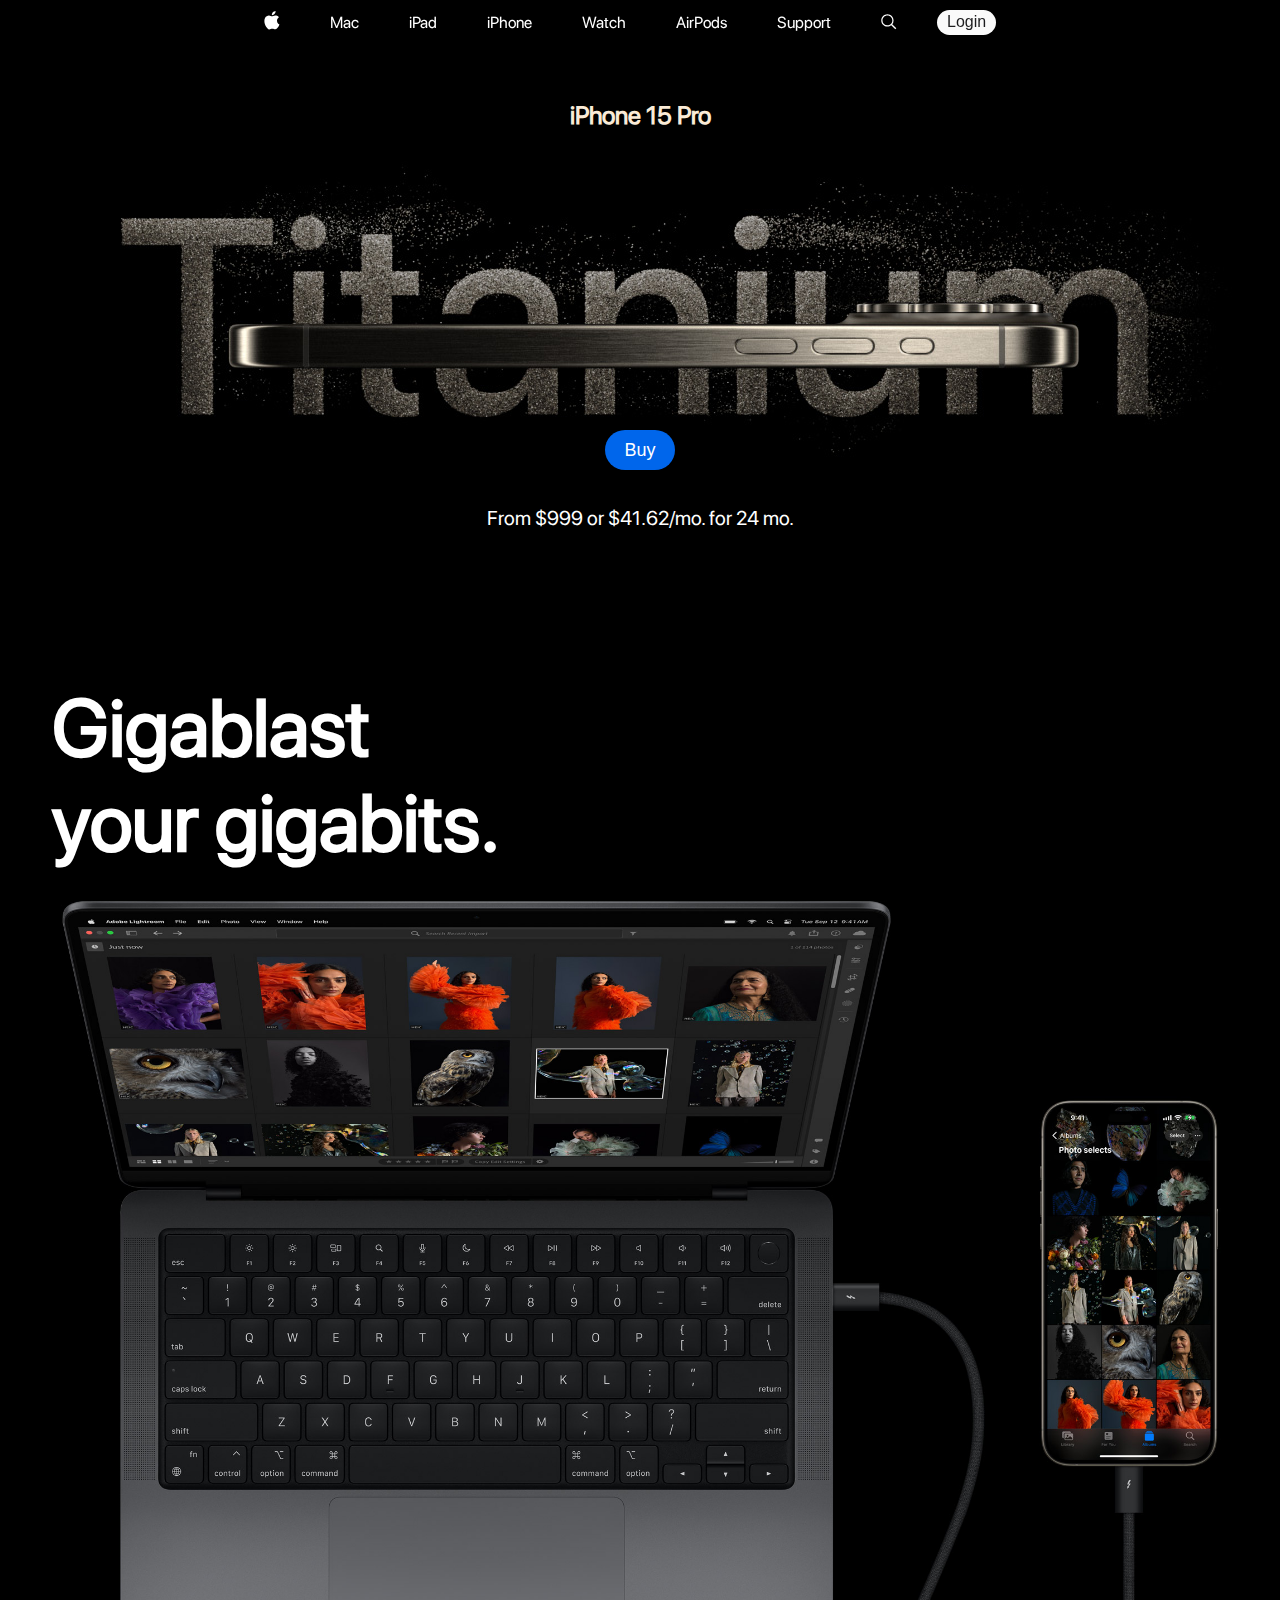
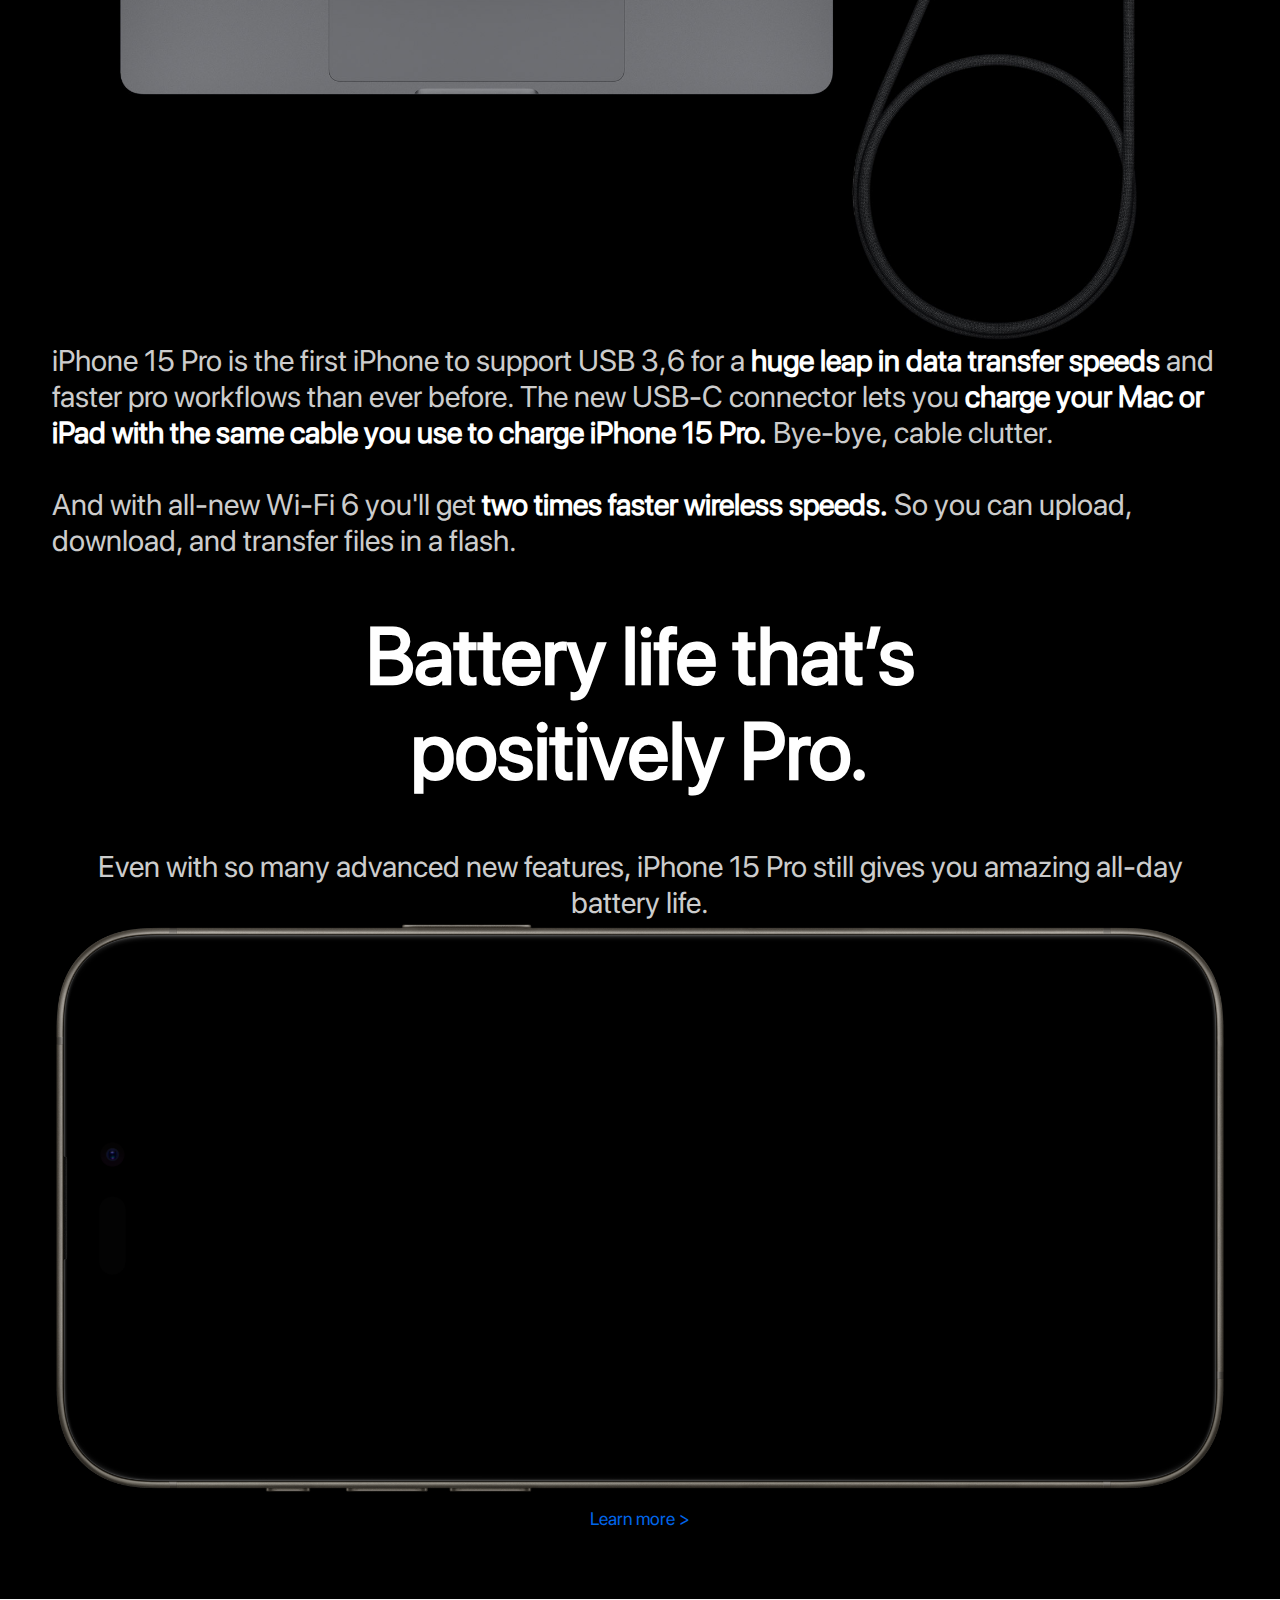
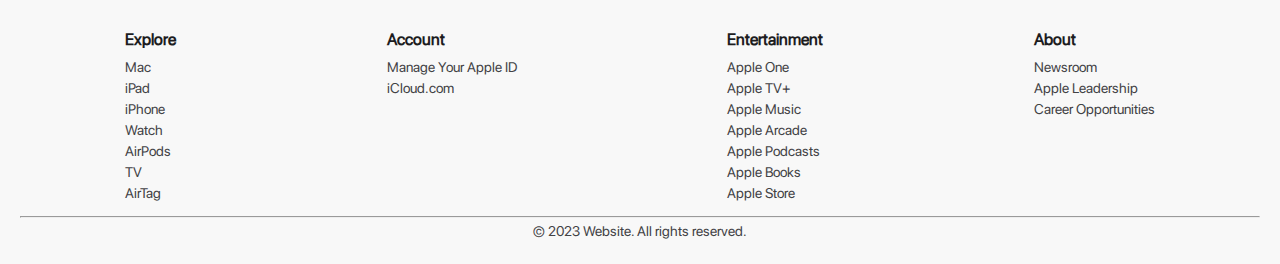
<file: html/iphone15pro.html>
<!DOCTYPE html>
<html lang="en">
<head>
    <meta charset="UTF-8">
    <meta name="viewport"
    content="width=device-width, initial-scale=1.0">
    <title>Apple Clone</title>
    <link rel="icon" href="../images/icons/apple-logo-transparent.png" type="image/x-icon">
    <link rel="stylesheet" href="../css/styles.css">
    <script src="../js/script.js" defer></script>
</head>
<body>
    
    <header>
        <div class="container nav-container">
            <nav class="nav">
                <ul class="nav-list">
                    <li class="nav-item"><a href="index.html" class="nav-link nav-link-apple"></a></li>
                    <li class="nav-item">
                        <a href="mac.html" class="nav-link">Mac</a>
                        <div class="dropdown">
                            <p>Explore Mac</p>
                            <a href="mac.html" class="dropdown-link">Explore All Mac</a>
                            <a href="#" class="dropdown-link">Macbook Air</a>
                            <a href="#" class="dropdown-link">Macbook Pro</a>
                            <a href="#" class="dropdown-link">iMac</a>
                            <a href="#" class="dropdown-link">Mac mini</a>
                            <a href="#" class="dropdown-link">Mac Studio</a>
                            <a href="#" class="dropdown-link">Displays</a>
                        </div>
                    </li>
                    <li class="nav-item">
                        <a href="ipad.html" class="nav-link">iPad</a>
                        <div class="dropdown">
                            <p>Explore iPad</p>
                            <a href="ipad.html" class="dropdown-link">Explore All iPad</a>
                            <a href="#" class="dropdown-link">iPad Pro</a>
                            <a href="#" class="dropdown-link">iPad Air</a>
                            <a href="#" class="dropdown-link">iPad</a>
                            <a href="#" class="dropdown-link">iPad mini</a>
                            <a href="#" class="dropdown-link">Apple Pencil</a>
                            <a href="#" class="dropdown-link">Keyboards</a>
                        </div>
                    </li>
                    <li class="nav-item">
                        <a href="iphone.html" class="nav-link">iPhone</a>
                        <div class="dropdown">
                            <p>Explore iPhone</p>
                            <a href="#" class="dropdown-link inner-dropdown-link">iPhone 15</a>
                            <ul class="inner-dropdown">
                                <li><a href="iphone15pro.html">iPhone 15 Pro Max</a></li>
                                <li><a href="iphone15pro.html">iPhone 15 Pro</a></li>
                                <li><a href="#">iPhone 15 Plus</a></li>
                                <li><a href="#">iPhone 15</a></li>
                            </ul>
                            <a href="#" class="dropdown-link inner-dropdown-link">iPhone 14</a>
                            <ul class="inner-dropdown">
                                <li><a href="#">iPhone 14 Pro Max</a></li>
                                <li><a href="#">iPhone 14 Pro</a></li>
                                <li><a href="#">iPhone 14 Plus</a></li>
                                <li><a href="#">iPhone 14</a></li>
                            </ul>
                            <a href="#" class="dropdown-link inner-dropdown-link">iPhone 13</a>
                            <ul class="inner-dropdown">
                                <li><a href="#">iPhone 13 Pro Max</a></li>
                                <li><a href="#">iPhone 13 Pro</a></li>
                                <li><a href="#">iPhone 13 mini</a></li>
                                <li><a href="#">iPhone 13</a></li>
                            </ul>
                            <a href="#" class="dropdown-link inner-dropdown-link">iPhone 12</a>
                            <ul class="inner-dropdown">
                                <li><a href="#">iPhone 12 Pro Max</a></li>
                                <li><a href="#">iPhone 12 Pro</a></li>
                                <li><a href="#">iPhone 12 mini</a></li>
                                <li><a href="#">iPhone 12</a></li>
                            </ul>
                        </div>
                    </li>
                    <li class="nav-item">
                        <a href="watch.html" class="nav-link">Watch</a>
                        <div class="dropdown">
                            <p>Explore Watch</p>
                            <a href="watch.html" class="dropdown-link">Explore All Apple Watch</a>
                            <a href="#" class="dropdown-link">Apple Watch Series 9</a>
                            <a href="#" class="dropdown-link">Apple Watch SE</a>
                            <a href="#" class="dropdown-link">Apple Watch Nike</a>
                        </div>
                    </li>
                    <li class="nav-item">
                        <a href="airpods.html" class="nav-link">AirPods</a>
                        <div class="dropdown">
                            <p>Explore AirPods</p>
                            <a href="airpods.html" class="dropdown-link">Explore All AirPods</a>
                            <a href="#" class="dropdown-link">AirPods Pro 2nd generation</a>
                            <a href="#" class="dropdown-link">AirPods 2nd generation</a>
                            <a href="#" class="dropdown-link">AirPods 3rd generation</a>
                            <a href="#" class="dropdown-link">AirPods Max</a>
                        </div>
                    </li>

                    <li class="nav-item"><a href="#footerID" class="nav-link">Support</a></li>
                    <li class="nav-item"><a href="#" class="nav-link nav-link-search"></a></li>
                    <li class="nav-item">
                        <button class="nav-link nav-link-button" id="loginButton">Login</button>
                    </li>
                </ul>
            </nav>
        </div>
    </header>

    <div class="overlay" id="overlay"></div>

    <section class="iphone15pro-section">
        <div class="container">
            <div class="title">
                <h6 style="color: antiquewhite; font-size: 2.5rem;">iPhone 15 Pro</h6>
                <button class="buy-button">Buy</button><br>
                <p>From $999 or $41.62/mo. for 24 mo.</p>
            </div>
        </div>
    </section>

    <section class="iphone15pro-section-2">
        <div class="container">
            <h1 style="color: white; font-size: 8rem; margin-bottom: 30px;">Gigablast<br>your gigabits.</h1>
            <img style="width: 100%; margin: auto;" src="../images/fastcharging.jpg">
            <p>iPhone 15 Pro is the first iPhone to support USB 3,6 for a <strong style="color: white;">huge leap in data transfer speeds</strong> and faster pro workflows than ever before.
                The new USB-C connector lets you <strong style="color: white;">charge your Mac or iPad with the same cable you use to charge iPhone 15 Pro.</strong> Bye-bye, cable clutter.<br><br>
                And with all-new Wi-Fi 6 you'll get <strong style="color: white;">two times faster wireless speeds.</strong> So you can upload, download, and transfer files in a flash.</p>
        </div>
        <div style="text-align: center;" class="container">
            <h1 style="color: white; font-size: 8rem; margin: 50px;">Battery life that’s<br>positively Pro.</h1>
            <p>Even with so many advanced new features, iPhone 15 Pro still gives you amazing all‑day battery life.</p>
            <img style="width: 100%; margin: auto;" src="../images/iphone15probattery.png">
            <a href="#" class="cta-link">Learn more &gt;</a>
        </div>

    </section>
    


    <footer>
        <div class="footer-columns">
            <div class="footer-column">
                <h3>Explore</h3>
                <div class="footer-links">
                    <a href="#">Mac</a>
                    <a href="#">iPad</a>
                    <a href="#">iPhone</a>
                    <a href="#">Watch</a>
                    <a href="#">AirPods</a>
                    <a href="#">TV</a>
                    <a href="#">AirTag</a>
                </div>
            </div>
            <div class="footer-column">
                <h3>Account</h3>
                <div class="footer-links">
                    <a href="#">Manage Your Apple ID</a>
                    <a href="#">iCloud.com</a>
                </div>
            </div>
            <div class="footer-column">
                <h3>Entertainment</h3>
                <div class="footer-links">
                    <a href="#">Apple One</a>
                    <a href="#">Apple TV+</a>
                    <a href="#">Apple Music</a>
                    <a href="#">Apple Arcade</a>
                    <a href="#">Apple Podcasts</a>
                    <a href="#">Apple Books</a>
                    <a href="#">Apple Store</a>
                </div>
            </div>
            <div class="footer-column">
                <h3>About</h3>
                <div class="footer-links">
                    <a href="#">Newsroom</a>
                    <a href="#">Apple Leadership</a>
                    <a href="#">Career Opportunities</a>
                </div>
            </div>
        </div>
        <hr/>
        <p>&copy; 2023 Website. All rights reserved.</p>
    </footer>

        
    <div class="login-box" id="loginBox">
        <span class="close-button" onclick="closeLoginBox()">X</span>
        <div class="login-form">
            <img class="login-logo" style="width: 45px;" src="../images/icons/apple-logo-transparent.png">
            <h2>Login</h2>
            <label for="username">Username:</label>
            <input type="text" id="username" name="username" required><br>
            <label for="password">Password:</label>
            <input type="password" id="password" name="password" required><br>
            <button onclick="submitLogin()">Login</button>
            <p class="signup-cta">Don't have an account? <a href="signup.html">Sign Up now</a></p>
        </div>
    </div>

</body>
</html>
</file>
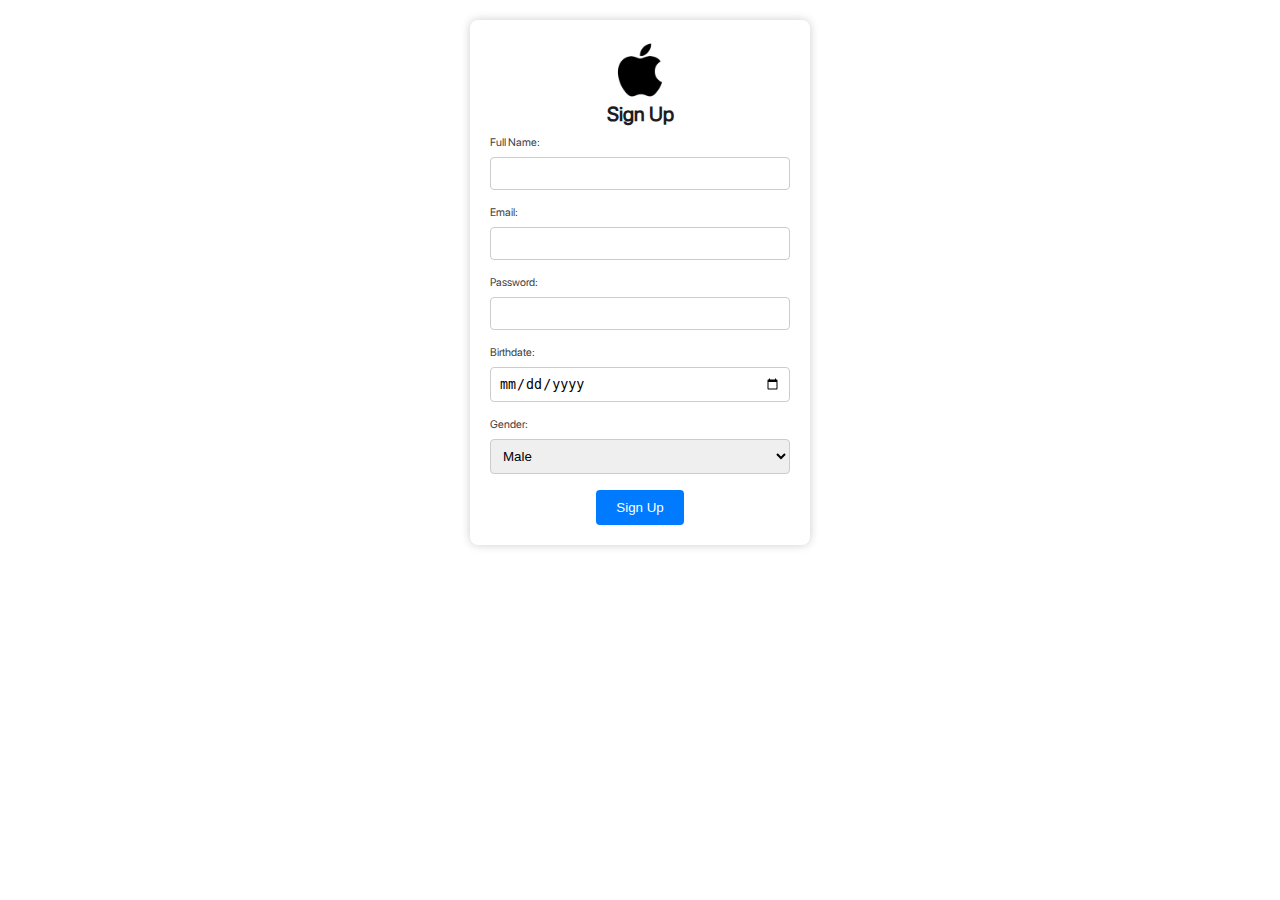
<file: html/signup.html>
<!DOCTYPE html>
<html lang="en">
<head>
    <meta charset="UTF-8">
    <meta name="viewport" content="width=device-width, initial-scale=1.0">
    <title>Apple Signup</title>
    <link rel="icon" href="../images/icons/apple-logo-transparent.png" type="image/x-icon">
    <link rel="stylesheet" href="../css/styles.css">
    <script src="../js/script.js" defer></script>
</head>
<body>

<div class="overlay" id="overlay"></div>

<div class="signup-form-container">
    <div class="signup-form">
        <img class="login-logo" style="width: 60px;" src="../images/icons/apple-logo-transparent.png">
        <h2>Sign Up</h2>
        <!-- Signup form with different input types -->
        <label for="fullName">Full Name:</label>
        <input type="text" id="fullName" name="fullName" required>

        <label for="email">Email:</label>
        <input type="email" id="email" name="email" required>

        <label for="password">Password:</label>
        <input type="password" id="password" name="password" required>

        <label for="birthdate">Birthdate:</label>
        <input type="date" id="birthdate" name="birthdate" required>

        <label for="gender">Gender:</label>

        <select id="gender" name="gender">
            <option value="male">Male</option>
            <option value="female">Female</option>
            <option value="other">Other</option>
        </select>
        <br>
        
        <button onclick="submitSignup()">Sign Up</button>
    </div>
</div>

</body>
</html>
</file>
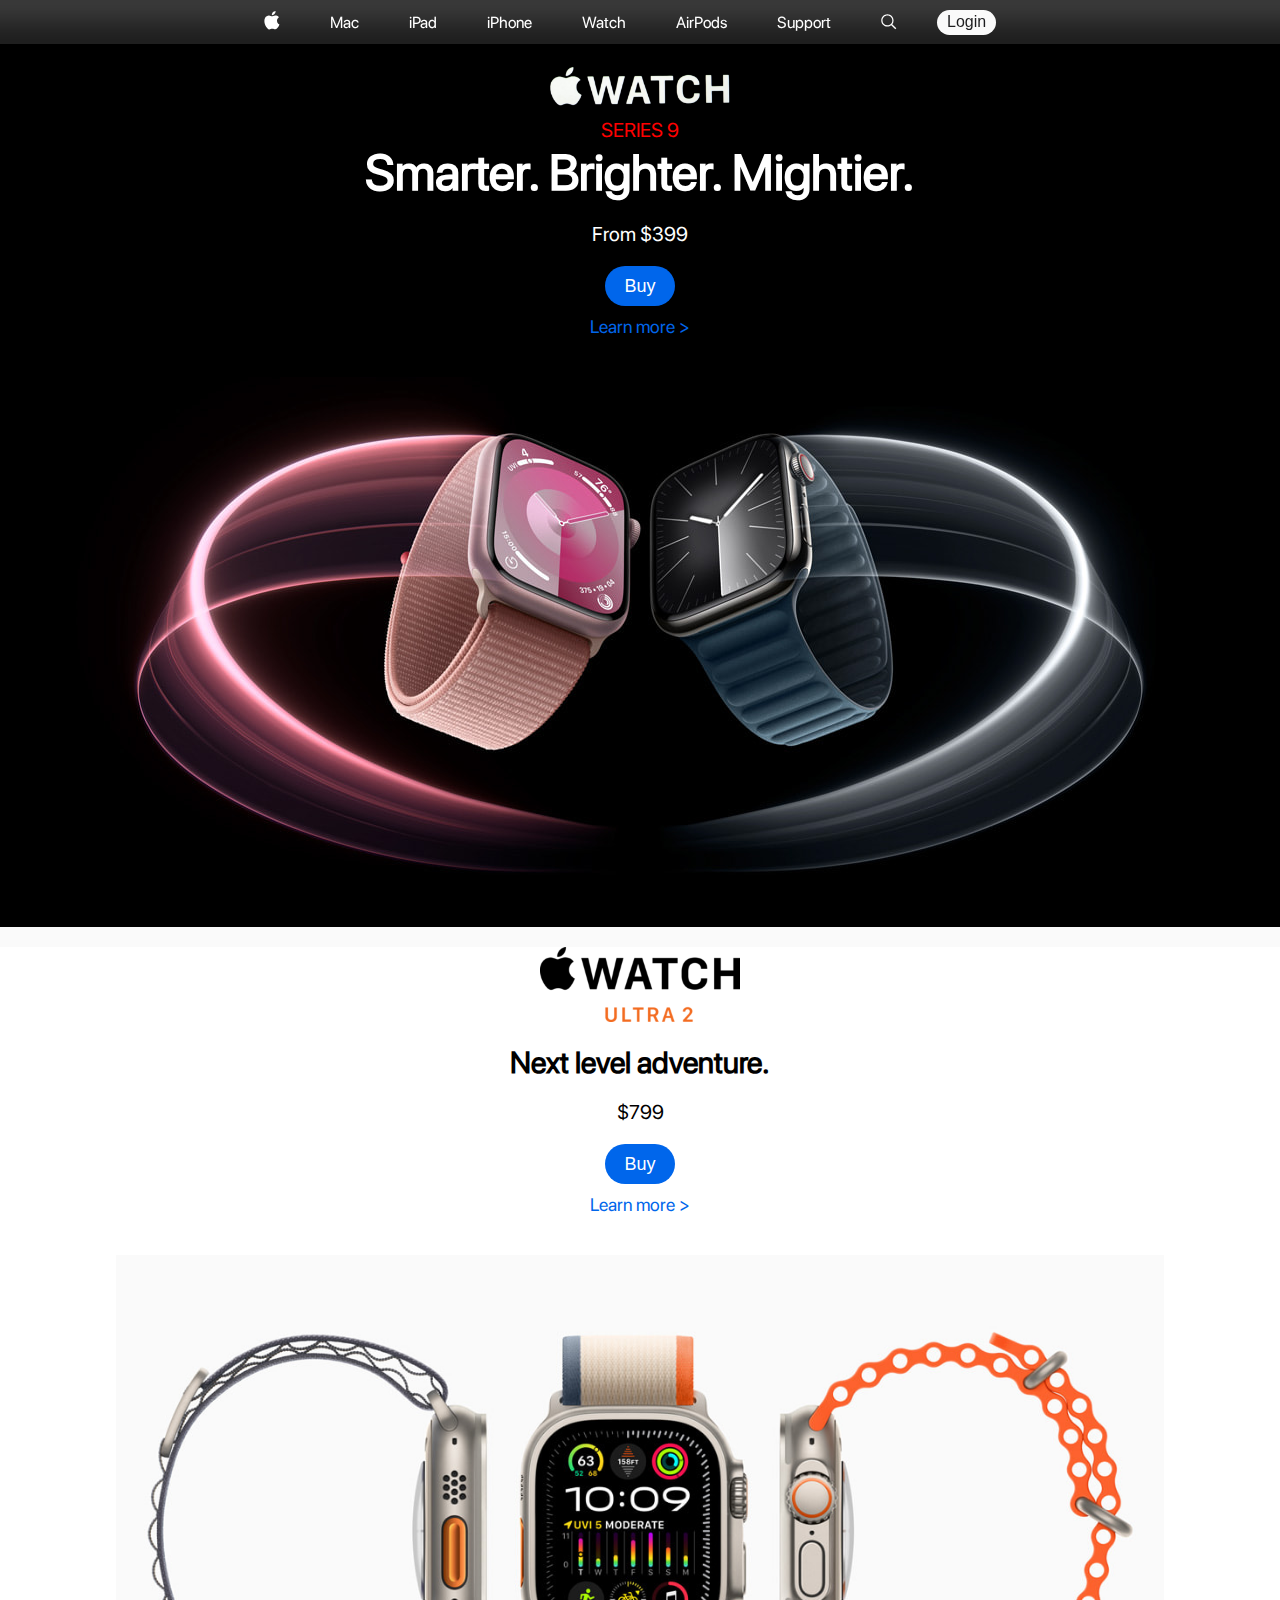
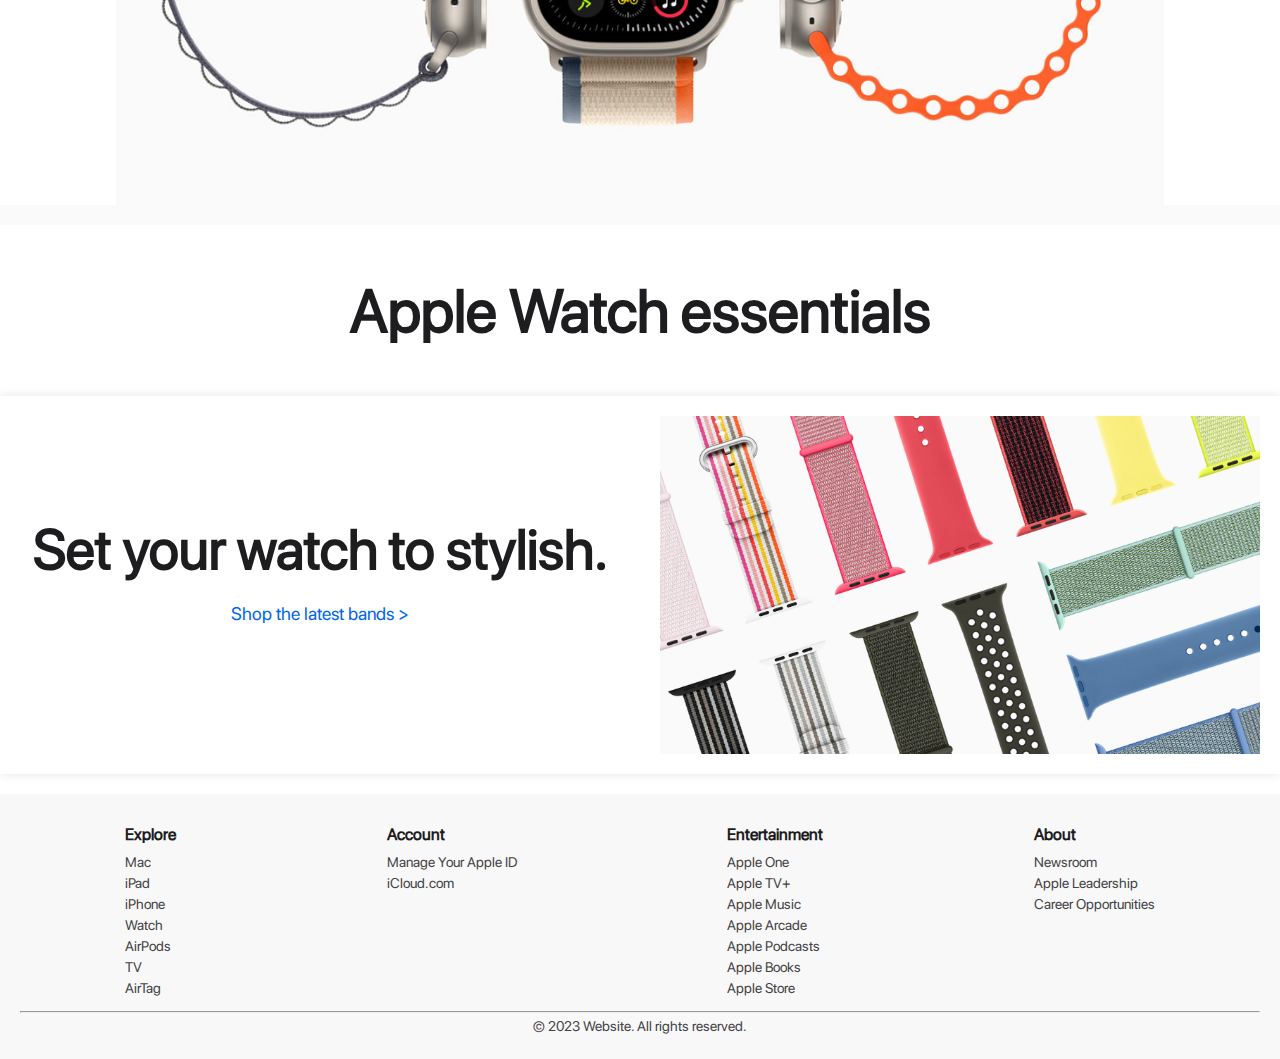
<file: html/watch.html>
<!DOCTYPE html>
<html lang="en">
<head>
    <meta charset="UTF-8">
    <meta name="viewport"
    content="width=device-width, initial-scale=1.0">
    <title>Apple Clone</title>
    <link rel="icon" href="../images/icons/apple-logo-transparent.png" type="image/x-icon">
    <link rel="stylesheet" href="../css/styles.css">
    <script src="../js/script.js" defer></script>
</head>
<body>
    
    <header>
        <div class="container nav-container">
            <nav class="nav">
                <ul class="nav-list">
                    <li class="nav-item"><a href="index.html" class="nav-link nav-link-apple"></a></li>
                    <li class="nav-item">
                        <a href="mac.html" class="nav-link">Mac</a>
                        <div class="dropdown">
                            <p>Explore Mac</p>
                            <a href="mac.html" class="dropdown-link">Explore All Mac</a>
                            <a href="#" class="dropdown-link">Macbook Air</a>
                            <a href="#" class="dropdown-link">Macbook Pro</a>
                            <a href="#" class="dropdown-link">iMac</a>
                            <a href="#" class="dropdown-link">Mac mini</a>
                            <a href="#" class="dropdown-link">Mac Studio</a>
                            <a href="#" class="dropdown-link">Displays</a>
                        </div>
                    </li>
                    <li class="nav-item">
                        <a href="ipad.html" class="nav-link">iPad</a>
                        <div class="dropdown">
                            <p>Explore iPad</p>
                            <a href="ipad.html" class="dropdown-link">Explore All iPad</a>
                            <a href="#" class="dropdown-link">iPad Pro</a>
                            <a href="#" class="dropdown-link">iPad Air</a>
                            <a href="#" class="dropdown-link">iPad</a>
                            <a href="#" class="dropdown-link">iPad mini</a>
                            <a href="#" class="dropdown-link">Apple Pencil</a>
                            <a href="#" class="dropdown-link">Keyboards</a>
                        </div>
                    </li>
                    <li class="nav-item">
                        <a href="iphone.html" class="nav-link">iPhone</a>
                        <div class="dropdown">
                            <p>Explore iPhone</p>
                            <a href="#" class="dropdown-link inner-dropdown-link">iPhone 15</a>
                            <ul class="inner-dropdown">
                                <li><a href="iphone15pro.html">iPhone 15 Pro Max</a></li>
                                <li><a href="iphone15pro.html">iPhone 15 Pro</a></li>
                                <li><a href="#">iPhone 15 Plus</a></li>
                                <li><a href="#">iPhone 15</a></li>
                            </ul>
                            <a href="#" class="dropdown-link inner-dropdown-link">iPhone 14</a>
                            <ul class="inner-dropdown">
                                <li><a href="#">iPhone 14 Pro Max</a></li>
                                <li><a href="#">iPhone 14 Pro</a></li>
                                <li><a href="#">iPhone 14 Plus</a></li>
                                <li><a href="#">iPhone 14</a></li>
                            </ul>
                            <a href="#" class="dropdown-link inner-dropdown-link">iPhone 13</a>
                            <ul class="inner-dropdown">
                                <li><a href="#">iPhone 13 Pro Max</a></li>
                                <li><a href="#">iPhone 13 Pro</a></li>
                                <li><a href="#">iPhone 13 mini</a></li>
                                <li><a href="#">iPhone 13</a></li>
                            </ul>
                            <a href="#" class="dropdown-link inner-dropdown-link">iPhone 12</a>
                            <ul class="inner-dropdown">
                                <li><a href="#">iPhone 12 Pro Max</a></li>
                                <li><a href="#">iPhone 12 Pro</a></li>
                                <li><a href="#">iPhone 12 mini</a></li>
                                <li><a href="#">iPhone 12</a></li>
                            </ul>
                        </div>
                    </li>
                    <li class="nav-item">
                        <a href="watch.html" class="nav-link">Watch</a>
                        <div class="dropdown">
                            <p>Explore Watch</p>
                            <a href="watch.html" class="dropdown-link">Explore All Apple Watch</a>
                            <a href="#" class="dropdown-link">Apple Watch Series 9</a>
                            <a href="#" class="dropdown-link">Apple Watch SE</a>
                            <a href="#" class="dropdown-link">Apple Watch Nike</a>
                        </div>
                    </li>
                    <li class="nav-item">
                        <a href="airpods.html" class="nav-link">AirPods</a>
                        <div class="dropdown">
                            <p>Explore AirPods</p>
                            <a href="airpods.html" class="dropdown-link">Explore All AirPods</a>
                            <a href="#" class="dropdown-link">AirPods Pro 2nd generation</a>
                            <a href="#" class="dropdown-link">AirPods 2nd generation</a>
                            <a href="#" class="dropdown-link">AirPods 3rd generation</a>
                            <a href="#" class="dropdown-link">AirPods Max</a>
                        </div>
                    </li>

                    <li class="nav-item"><a href="#footerID" class="nav-link">Support</a></li>
                    <li class="nav-item"><a href="#" class="nav-link nav-link-search"></a></li>
                    <li class="nav-item">
                        <button class="nav-link nav-link-button" id="loginButton">Login</button>
                    </li>
                </ul>
            </nav>
        </div>
    </header>

    <div class="overlay" id="overlay"></div>

    <section class="watch-page-section">
        <div class="container">
            <div class="title">
                <img style="width: 20rem;" src="../images/Watch_Logo.png">
                <p class="title-sub-heading">SERIES 9</p>
                <h2 class="title-heading">Smarter. Brighter. Mightier.</h2>
                <h4>From $399</h4>
                <button class="buy-button">Buy</button><br>
                <a href="#" class="cta-link">Learn more &gt;</a>
                <div class="title-image"></div>
            </div>
        </div>
    </section>

    <section class="watch-page-section-light">
        <div class="container">
            <div class="title">
                <img style="width: 20rem;" src="../images/watchultra2logo.jpg">
                <h2 class="title-heading">Next level adventure.</h2>
                <h4>$799</h4>
                <button class="buy-button">Buy</button><br>
                <a href="#" class="cta-link">Learn more &gt;</a>
                <div class="title-image"></div>
            </div>
        </div>
    </section>

    <h1 style="color: #1d1d1f; text-align: center; font-size: 6rem; margin: 50px;">Apple Watch essentials</h1>

    <div class="acc-container">
        <div class="left-div">
                <h2>Set your watch to stylish.</h2>
                <a href="#" class="cta-link">Shop the latest bands &gt;</a>
        </div>
        <div class="right-div">
            <img class="image" src="../images/watchstraps.jpg">
        </div>
    </div>


    <footer>
        <div class="footer-columns">
            <div class="footer-column">
                <h3>Explore</h3>
                <div class="footer-links">
                    <a href="#">Mac</a>
                    <a href="#">iPad</a>
                    <a href="#">iPhone</a>
                    <a href="#">Watch</a>
                    <a href="#">AirPods</a>
                    <a href="#">TV</a>
                    <a href="#">AirTag</a>
                </div>
            </div>
            <div class="footer-column">
                <h3>Account</h3>
                <div class="footer-links">
                    <a href="#">Manage Your Apple ID</a>
                    <a href="#">iCloud.com</a>
                </div>
            </div>
            <div class="footer-column">
                <h3>Entertainment</h3>
                <div class="footer-links">
                    <a href="#">Apple One</a>
                    <a href="#">Apple TV+</a>
                    <a href="#">Apple Music</a>
                    <a href="#">Apple Arcade</a>
                    <a href="#">Apple Podcasts</a>
                    <a href="#">Apple Books</a>
                    <a href="#">Apple Store</a>
                </div>
            </div>
            <div class="footer-column">
                <h3>About</h3>
                <div class="footer-links">
                    <a href="#">Newsroom</a>
                    <a href="#">Apple Leadership</a>
                    <a href="#">Career Opportunities</a>
                </div>
            </div>
        </div>
        <hr/>
        <p>&copy; 2023 Website. All rights reserved.</p>
    </footer>

        
    <div class="login-box" id="loginBox">
        <span class="close-button" onclick="closeLoginBox()">X</span>
        <div class="login-form">
            <img class="login-logo" style="width: 45px;" src="../images/icons/apple-logo-transparent.png">
            <h2>Login</h2>
            <label for="username">Username:</label>
            <input type="text" id="username" name="username" required><br>
            <label for="password">Password:</label>
            <input type="password" id="password" name="password" required><br>
            <button onclick="submitLogin()">Login</button>
            <p class="signup-cta">Don't have an account? <a href="signup.html">Sign Up now</a></p>
        </div>
    </div>

</body>
</html>
</file>
<file: css/styles.css>
/* Global */
@font-face {
    font-family: appleFont;
    src: url(../fonts/SFPRODISPLAYREGULAR.OTF);
}

* {
    margin: 0;
    padding: 0;
}

html {
    font-size: 10px;
    font-family: appleFont, sans-serif;
}

a {
    display: block;
    text-decoration: none;
}

.container{
    max-width: 120rem;
    margin: 0 auto;
    padding: 0 2.2rem;
    justify-content: center;
    align-items: center;
}

.nav-container{
    display: flex;
}



/* Header */
header {
    width: 100%;
    position: fixed;
    top: 0;
    z-index: 100;
    height: 4.4rem;
    background-color: rgba(0, 0, 0, 0.75);
    backdrop-filter: blur(2rem);
}

.nav-list {
    list-style: none;
    display: flex;
    align-items: center;
    justify-content: space-between;
    margin: 0 auto;
}

.nav-item {
    margin-right: 30px;
    position: relative;
}

.nav-link,
.nav-link-button {
    color: #fff;
    font-size: 1.6rem;
    padding: 0 1rem;
    transition: opacity 0.5s, color 0.3s ease-in-out;
}

.nav-link:hover {
    opacity: 0.7;
}

.nav-link-apple,
.nav-link-search {
    width: 1.6rem;
    height: 4.4rem;
    background: url("../images/icons/apple.svg") center no-repeat;
}

.nav-link-search {
    background: url("../images/icons/search.svg") center no-repeat;
}

.nav-link-button {
    height: 2.5rem;
    width: 5.9rem;
    border: none;
    border-radius: 30px;
    margin: 0 auto;
    background-color: #fafafa;
}

.dropdown {
    visibility: hidden;
    position: absolute;
    top: 100%;
    left: 0;
    width: 300px;
    background-color: rgba(0, 0, 0, 0.95);
    padding: 20px;
    font-size: 2.2rem;
    border-radius: 10px;
    box-shadow: 0 4px 6px rgba(0, 0, 0, 0.1);
    transition: opacity 0.5s, max-height 0.5s;
    opacity: 0;
    max-height: 0;
    overflow: hidden;
    z-index: 1;
}

.dropdown p {
    color: white;
    font-size: 1.5rem;
    margin: 10px;
    margin-left: 10px;
}

.nav-item:hover .dropdown {
    visibility: visible;
    opacity: 1;
    max-height: 600px;
}

.dropdown-link {
    display: block;
    color: white;
    text-decoration: none;
    padding: 8px 0;
    transition: background-color 0.9s ease-in-out;
    transition: border-radius 0.01s ease-in-out;
}

.dropdown-link:hover {
    background-color: #424245;
    border-radius: 10px;
}

.inner-dropdown {
    background-color: red;
    visibility: hidden;
    position: absolute;
    width: 45%;
    height: 75%;
    padding: 10px;
    font-size: 2.5rem;
    border-radius: 10px;
    box-shadow: 0 4px 6px rgba(0, 0, 0, 0.1);
    transition: opacity 0.5s, max-height 0.5s;
    opacity: 0;
    overflow: hidden;
    z-index: 2;
    top: 10%;
    left: 42%;
}

.inner-dropdown a {
    text-decoration: none;
    color: black;
    font-size: 1.6rem;
}

.inner-dropdown a:hover {
    background-color: #ccc;
    border-radius: 3px;
    padding-left: 3px;
}

.inner-dropdown-link:hover + .inner-dropdown,
.inner-dropdown:hover {
    background-color: white;
    visibility: visible;
    opacity: 0.9;
}




/* Login */
.overlay {
    display: none;
    position: fixed;
    top: 0;
    left: 0;
    width: 100%;
    height: 100%;
    background: rgba(0, 0, 0, 0.5);
    backdrop-filter: blur(5px);
    z-index: 999;
}

#loginButton {
    color: #1d1d1f;
}

.login-box {
    display: none;
    position: fixed;
    top: 50%;
    left: 50%;
    transform: translate(-50%, -50%);
    padding: 20px;
    background-color: #fff;
    box-shadow: 0 0 10px rgba(0, 0, 0, 0.2);
    border-radius: 30px;
    z-index: 1000;
}

.login-form {
    text-align: center;
    max-width: 400px;
    margin: 0 auto;
}

.login-form h2 {
    color: #1d1d1f;
    font-size: 3rem;
    margin-bottom: 20px;
}

.login-form label {
    text-align: left;
    display: block;
    color: #1d1d1f;
    margin-left: 5px;
    margin-bottom: 1px;
    font-size: 1.4rem;
    font-weight: 300;
}

.login-form input {
    width: 100%;
    padding: 8px;
    margin-bottom: 16px;
    box-sizing: border-box;
    border: 1px solid #ccc;
    border-radius: 4px;
}

.login-form button {
    background-color: #007BFF;
    font-size: 1.4rem;
    color: #fff;
    padding: 10px 20px;
    border: none;
    border-radius: 10px;
    cursor: pointer;
    transition: background-color 0.3s;
}

.login-form button:hover {
    background-color: #0056b3;
}

.login-box .login-logo{
    margin: 10px;
}

.login-box .close-button{
    cursor: pointer;
    font-size: 2rem;
    font-weight: bold;
    align-items:end;
}

.login-box p{
    margin-top: 10px;
    font-size: 1.5rem;
}

.login-box a{
    text-decoration: none;
    font-size: 1.5rem;
    color: #0056b3;
}




/*Index Landing Section*/
.index-section{
    background-color: black;
    margin-top: 1.4rem;
}

.index-section .title{
    font-weight: 300;
    text-align: center;
    padding-top: 6rem;
}

.index-section .title-heading{
    color:beige;
    font-size: 5.5rem;
    font-weight: 600;
}

.index-section .title-sub-heading{
    color:beige;
    font-size: 3rem;
    margin-top: 0.6rem;
    margin-bottom: 0.6rem;
    font-weight: 300;
}

.index-section .title-image{
    width: 100%;
    height: 30rem;
    margin: 0 auto;
    background: url("../images/iphone15propromo2jpg.png") center no-repeat;
    background-size: cover;
}

.cta{
    text-align: center;
    margin-top: 0.2rem;
}

.cta-link{
    color: #0066eb;
    font-size: 2.1rem;
    font-weight: 200;
    display: inline-block;
    margin-top: 1rem;
    margin-bottom: 4rem;
}

.cta-link:hover{
    text-decoration: underline;
}

.index-button{
    margin: 10px;
}




/*Index Watch Section*/
.index-watch{
    position: relative;
    margin-top: 1.4rem;
    background: url("../images/doubletap.webp") center no-repeat;
    background-color: black;
    background-size: cover;
}

.watch-overlay {
    position: absolute;
    bottom: 0;
    left: 50%;
    transform: translate(-50%, -25%);
    text-align: center;
    color: white;
}

.watch-overlay h5{
    font-size: 2rem;
    font-weight: 400;
    letter-spacing: 1.2px;
}

.watch-overlay p{
    font-size: 2.5rem;
}

.watch-button{
    height: 4.2rem;
    width: 12.5rem;
    font-size: 1.6rem;
    border: none;
    border-radius: 30px;
    margin: 10px auto;
}




/* Extra Index Sections */
.upper-section {
    display: flex;
    width: 100%;
    margin: auto;
    justify-content: center;
    text-align: center;
}

.upper-section .title-heading{
    color: #1d1d1f;
    font-size: 4rem;
}

.upper-section .title-sub-heading{
    color: #1d1d1d;
    font-size: 2rem;
    font-weight: 400;
}

.left-container, .right-container {
    flex: 1;
    box-sizing: border-box;
    border: 0.6rem solid #fff;
    background-color: #fafafa;
    padding-top: 0.6rem;
}

.macbookpro .title-image{
    width: 100%;
    height: 30rem;
    margin: 0 auto;
    background: url("../images/macbookpro2.webp") center no-repeat;
    background-size: contain;
}

.iphone15 .title-image{
    width: 100%;
    height: 30rem;
    margin: 0 auto;
    background: url("../images/iphone15promo.png") center no-repeat;
    background-size: cover;
}

.ultra2 .title-image{
    width: 100%;
    height: 30rem;
    margin: 0 auto;
    background: url("../images/watchultra2.jpg") center no-repeat;
    background-size: cover;
}

.right-container-tvplus{
    background: url("../images/appletv.webp") center no-repeat;
    background-size: cover;
    flex: 1;
    box-sizing: border-box;
    border: 0.6rem solid #fff;
    background-color: #fafafa;
}


/* Moved to bottom to adjust some index section */
.hero{
    height:69.2rem;
    background-size: auto 73.6rem;
    background-position: center;
    background-repeat: no-repeat;
    border-top: 0.6rem solid #fff;
    border-bottom: 0.6rem solid #fff;
}

.index-section{
    border-top: none;
}




/* Footer */
footer {
    background-color: #f8f8f8;
    padding: 20px;
    text-align: center;
    font-size: 1.4rem;
}

.footer-columns {
    display: flex;
    justify-content: space-around;
}

.footer-column {
    text-align: left;
    padding: 10px;
}

.footer-column h3 {
    color: #1d1d1f;
}

.footer-links {
    margin-top: 10px;
}

.footer-links a {
    display: block;
    margin-bottom: 5px;
    color: #424245;
    text-decoration: none;
    font-weight: 200;
}

footer p{
    margin: 5px;
    color: #424245;
    font-weight: 200;
}



/* Signup */
.signup-form-container {
    display: flex;
    justify-content: center;
    align-items: center;
    margin: 10px;
    padding: 10px;
}

.signup-form {
    width: 100%;
    text-align: center;
    max-width: 300px;
    margin: 0 auto;
    background-color: #fff;
    padding: 20px;
    box-shadow: 0 0 10px rgba(0, 0, 0, 0.2);
    border-radius: 8px;
}

.signup-form h2 {
    color: #1d1d1f;
    font-size: 2rem;
    margin-bottom: 10px;
}

.signup-form label {
    display: block;
    font-size: 1.1rem;
    margin-bottom: 8px;
    color: #424245;
    text-align: left;
}

.signup-form input, .signup-form select {
    width: 100%;
    padding: 8px;
    margin-bottom: 16px;
    box-sizing: border-box;
    border: 1px solid #ccc;
    border-radius: 4px;
}


.signup-form button {
    background-color: #007BFF;
    color: #fff;
    padding: 10px 20px;
    border: none;
    border-radius: 4px;
    cursor: pointer;
    transition: background-color 0.3s;
}

.signup-form button:hover {
    background-color: #0056b3;
}



/* Mac Page */
.mac-page-top {
    justify-content: space-between;
    align-items: center;
    background-color: #fff; /* Optional: Add a background color for better visibility */
    padding: 6rem;
    padding-top: 10rem;
}

.mac-page-top .container {
    display: flex;
    justify-content: space-between;
    align-items: center;
}

.mac-page-top .title-heading{
    font-weight: bold;
    font-size: 8rem;
}

.mac-page-top .title-sub-heading{
    font-weight: 600;
    font-size: 2.8rem;
}

.mac-video{
    margin-top: 10px;
    background-size: cover;
}

.mac-section{
    position: relative;
    width: 100%;
    min-height: 100vh;

    overflow: hidden;
    background-color: black;
}

.mac-section video{
    position: absolute;
    top: 0;
    left: 0;
    width: 100%;
    height: 100%;
    object-fit: cover;
    pointer-events: none;
}

.mac-section h2{
    text-align: center;
    position: relative;
    color: white;
    font-size: 6rem;
    margin: 30px;
}

.mac-section p{
    width: 50%;
    margin: auto;
    text-align: center;
    position: relative;
    color: white;
    font-size: 3rem;
}

.chip-content {
    display: flex;
    flex-direction: column;
    align-items: center;
}

.chip-images {
    display: flex;
    justify-content: center;
    margin-bottom: 60px;
}

.chip-images img {
    width: 100%;
    margin: 40px;
}

.mac-products{
    display: grid;
    grid-template-columns: auto auto;
    justify-content: center;
}

.mac-product{
    color: #1d1d1f;
    text-align: center;
    background-color: #eeeeee;
    margin: 20px;
    padding: 20px;
    border-radius: 20px;
}

.essentials h1{
    font-size: 5rem;
    margin: 5rem 12rem;
    color: #1d1d1f;
}

.mac-product h2{
    font-size: 2.8rem;
}

.mac-product h4, .cta-link{
    font-size: 1.8rem;
}

.mac-product .title-image-airpods{
    width: 100%;
    height: 32rem;
    margin: 0 auto;
    background: url("../images/airpodsmax.png") center no-repeat;
    background-size: contain;
}

.mac-product .title-image-display{
    width: 100%;
    height: 32rem;
    margin: 0 auto;
    background: url("../images/studiodisplay.png") center no-repeat;
    background-size: cover;
}



/* iPad Page  */
.ipad-container {
    position: relative;
    margin: auto;
    text-align: center;
}

.ipad-container img{
    padding-top: 50px;
    width: 70%;
    height: auto;
    display: block;
    margin: 0 auto;
}

.ipad-text {
    position: absolute;
    top: 50%;
    left: 70%;
    transform: translate(10%, -50%);
}

.ipad-container h2, .ipad-pro-container h2{
    font-size: 5rem;
}

.buy-button{
    background-color: #0066eb;
    font-size: 1.8rem;
    width: 7rem;
    height:4rem;
    color: #fff;
    border: none;
    border-radius: 20px;
    cursor: pointer;
    transition: background-color 0.3s;
}

.buy-button:hover{
    background-color: #0056b3;
}

.ipad-container p, .ipad-pro-container p{
    font-size: 2rem;
    font-weight: bold;
}

.ipad-pro-container {
    position: relative;
    margin: auto;
    text-align: center;
}

.ipad-pro-container img{
    width: 100%;
}

.ipad-pro-text {
    color: white;
    position: absolute;
    transform: translate(40%, -220%);
}

.ipad-columns{
    display: grid;
    align-items: stretch;
    gap: 5px;
    grid-template-columns: auto auto auto auto auto;
    justify-content: center;
    margin: 0px 50px;
}

.ipad-column{
    text-align: center;
    background-color: #eeeeee;
    margin: 0 20px;
    padding: 15px;
    border-radius: 20px;
}

.ipad-column img{
    width: 150px;
    margin-bottom: 10px;
}

.ipad-column .title-heading{
    font-size: 2.5rem;
}

.ipad-column .title-sub-heading{
    font-size: 1.5rem;
    margin: 20px;
}




/* iPhone Page */
.iphone-page-section {
    background-color: black;
    text-align: center;
    margin-top: 30px;
}

.iphone-page-section-light {
    text-align: center;
    margin-top: 30px;
}

.iphone-page-section, .iphone-page-section-light {
    border-bottom: 1rem solid #fafafa;
}

.iphone-page-section h3{
    color: beige;
    font-size: 3rem;
    margin: 5px;
}

.iphone-page-section h2{
    color: rgb(131, 131, 92);
    font-size: 6rem;
    font-weight: 400;
}

.iphone-page-section h4{
    color: white;
    font-size: 2.5rem;
    font-weight: 400;
    margin: 10px;
}

.iphone-page-section .title-image{
    width: 80%;
    height: 45rem;
    margin: auto;
    background: url("../images/iphone15hero.png") center no-repeat;
    background-size: cover;
    position: top;
}

.iphone-page-section-light h4{
    color: black;
    font-size: 2.5rem;
    font-weight: 400;
    margin: 10px;
}

.iphone-page-section-light .title-image{
    width: 100%;
    height: 40rem;
    margin: 0;
    background: url("../images/iphone15cover3.jpg") center no-repeat;
    background-size: contain;
}

.iphone-page-section-light .title-image-se{
    width: 100%;
    height: 50rem;
    margin: 0;
    background: url("../images/iphonesecover.png") center no-repeat;
    background-size: cover;
}

.acc-container {
    display: flex;
    width: 100%;
    background-color: #fff;
    margin: 20px auto;
    box-shadow: 0 0 10px rgba(0, 0, 0, 0.1);
}

.left-div,
.right-div {
    flex: 1;
    padding: 20px;
    box-sizing: border-box;
    margin: auto;
    text-align: center;
}

.image {
    width: 100%;
    height: 100%;
    display: block;
}

.acc-container h2{
    color: #1d1d1f;
    font-size: 5.6rem;
    margin: 10px;
}

.acc-container h4{
    color: #1d1d1f;
    font-size: 2.8rem;
    font-weight: 200;
    max-width: 60%;
    margin: auto;
}

/* iPhone 15 Pro Page */
.iphone15pro-section{
    padding-top: 100px;
    width: 100%;
    height: 55rem;
    margin: 0;
    background: url("../images/iphone15prointrophoto.jpg") center no-repeat;
    background-color: black;
    text-align: center;
}

.iphone15pro-section .buy-button{
    transform: translate(0, 750%);
}

.iphone15pro-section p{
    transform: translate(0, 1400%);
    font-size: 2rem;
    color: white;
}

.iphone15pro-section-2{
    margin: auto;
    padding: 30px;
    background-color: black;
}

.iphone15pro-section-2 .container{
    justify-content: center;
    align-items: center;
}

.iphone15pro-section-2 p{
    font-size: 3rem;
    color: #ccc;
}




/* Watch Page */
.watch-page-section{
    background-color: black;
    padding-top: 30px;
    border-bottom: 2rem solid #fafafa;
    text-align: center;
    margin-top: 30px;
}

.watch-page-section h2{
    color: white;
    font-size: 5rem;
    margin-bottom: 20px;
}

.watch-page-section h4{
    color: white;
    font-size: 2rem;
    font-weight: 200;
    margin: 20px;
}

.watch-page-section p{
    margin: 0;
    color: red;
    font-size: 2rem;
}

.watch-page-section .title-image{
    width: 100%;
    height: 55rem;
    margin: 0;
    background: url("../images/watchseries9.jpg") center no-repeat;
    background-size: cover;
    background-position: bottom;
}

.watch-page-section-light{
    background-color: white;
    border-bottom: 2rem solid #fafafa;
    text-align: center;
}

.watch-page-section-light h2{
    color: black;
    font-size: 3rem;
    font-weight: 800;
    margin: 20px;
}

.watch-page-section-light h4{
    color: black;
    font-size: 2rem;
    font-weight: 400;
    margin: 20px;
}

.watch-page-section-light .title-image{
    width: 100%;
    height: 55rem;
    margin: 0;
    background: url("../images/watchultra2.jpg") center no-repeat;
    background-size: contain;
}




/* AirPods Page */
.airpods-section{
    position: relative;
    margin: 100px auto;
}

.airpods-div, .airpods-div-2, .airpods-div-3, .airpods-div-4{
    position: relative;
    width: 80%;
    height: 800px;
    border-radius: 30px;
    margin: auto;
    display: flex;
    align-items: center;
    justify-content: center;
    background: url("../images/airpodspro2ndgenpne.png") center no-repeat;
    background-size: cover;
}

.airpods-div-2{
    background: url("../images/airpods3rdgennew.jpg") center no-repeat;
    background-size: cover;
}

.airpods-div-3{
    background: url("../images/airpods2ndgennew.png") center no-repeat;
    background-size: cover;
}

.airpods-div-4{
    background: url("../images/airpodsmaxnew.jpeg") center no-repeat;
    background-size: cover;
}

.airpods-text {
    color: #1d1d1f;
    text-align: center;
    font-size: 8rem;
}

.airpods-text p{
    color: black;
    text-align: center;
    font-size: 5rem;
    font-weight: 700;
}




/* Scrollbar Styles */
::-webkit-scrollbar {
    width: 0;
}

#scrollPath,
#progressbar {
    position: fixed;
    top: 0;
    right: 0;
    width: 10px;
    background: rgba(255, 255, 255, 0.05);
    z-index: 100;
}

#progressbar {
    background: linear-gradient(to top, #008aff, #00ffe7);
    animation: animate 5s linear infinite;
}

@keyframes animate {
    0%, 100% {
        filter: hue-rotate(0deg);
    }
    50% {
        filter: hue-rotate(360deg);
    }
}

#progressbar:before{
    content: '';
    position: absolute;
    top: 0;
    left: 0;
    width: 100%;
    height: 100%;
    background: linear-gradient(to top, #008aff, #00ffe7)
    ;
    filter: blur(10px);
}

#progressbar::after{
    content: '';
    position: absolute;
    top: 0;
    left: 0;
    width: 100%;
    height: 100%;
    background: linear-gradient(to top, #008aff, #00ffe7)
    ;
    filter: blur(30px);
}
</file>
